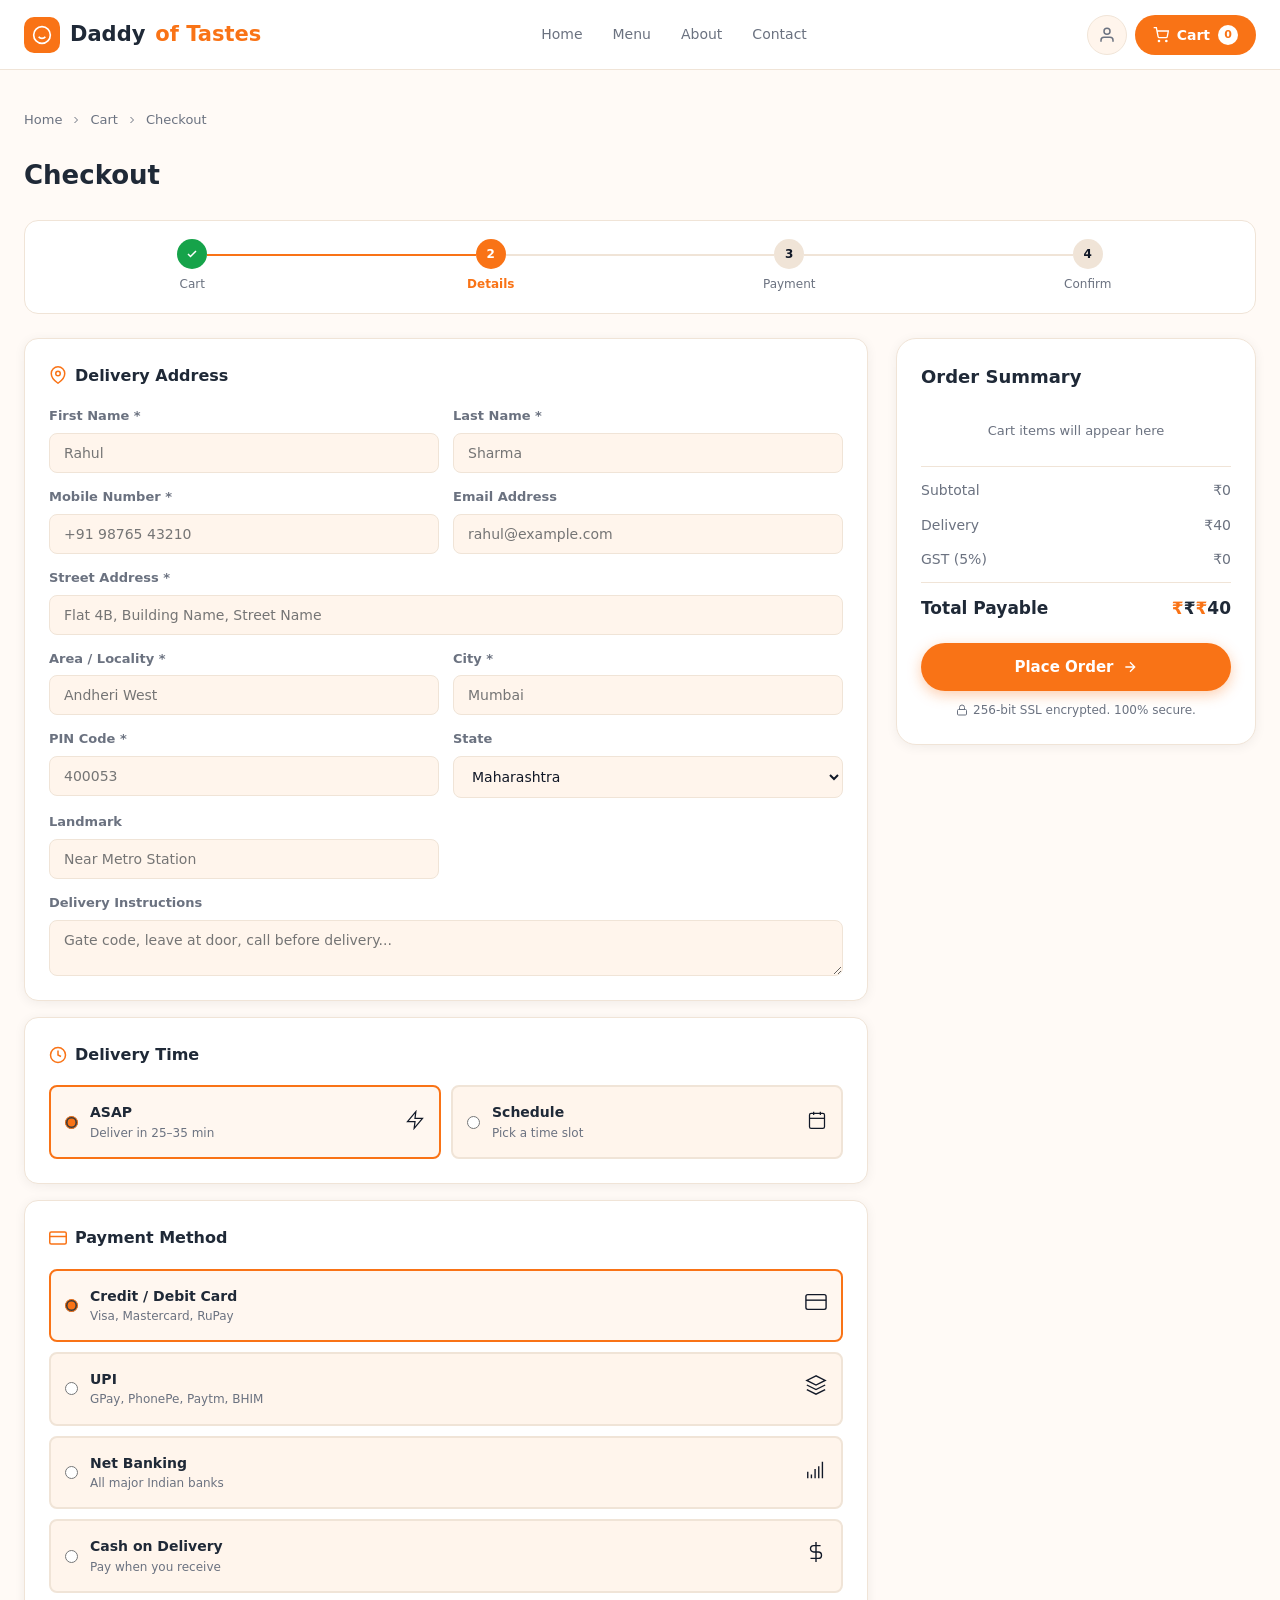
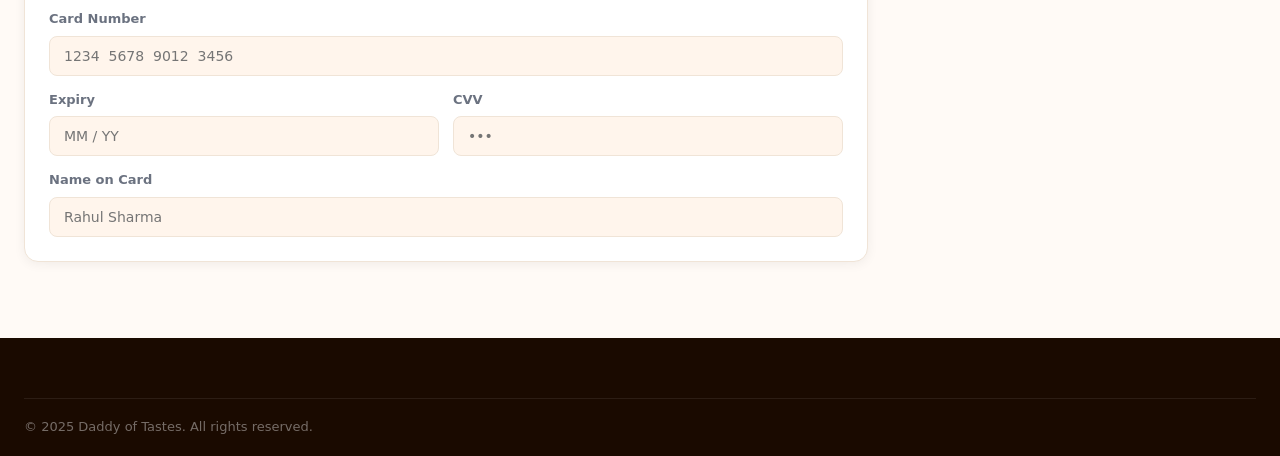
<file: food/checkout.html>
<!DOCTYPE html>
<html lang="en">
<head>
  <meta charset="UTF-8">
  <meta name="viewport" content="width=device-width, initial-scale=1.0">
  <title>Checkout | Daddy of Tastes</title>
  <link rel="stylesheet" href="assets/css/style.css">
</head>
<body>
<nav class="navbar">
  <div class="nav-inner">
    <a href="index.html" class="nav-logo"><div class="logo-icon"><svg width="20" height="20" viewBox="0 0 24 24" fill="none" stroke="#fff" stroke-width="2"><path d="M12 2C6.48 2 2 6.48 2 12s4.48 10 10 10 10-4.48 10-10S17.52 2 12 2z"/><path d="M8 14s1.5 2 4 2 4-2 4-2"/><line x1="9" y1="9" x2="9.01" y2="9"/><line x1="15" y1="9" x2="15.01" y2="9"/></svg></div>Daddy <span>of Tastes</span></a>
    <div class="nav-links"><a href="index.html">Home</a><a href="menu.html">Menu</a><a href="about.html">About</a><a href="contact.html">Contact</a></div>
    <div class="nav-actions">
      <button class="btn-icon"><svg width="18" height="18" viewBox="0 0 24 24" fill="none" stroke="currentColor" stroke-width="2"><path d="M20 21v-2a4 4 0 0 0-4-4H8a4 4 0 0 0-4 4v2"/><circle cx="12" cy="7" r="4"/></svg></button>
      <a href="cart.html"><button class="cart-btn"><svg width="16" height="16" viewBox="0 0 24 24" fill="none" stroke="currentColor" stroke-width="2"><circle cx="9" cy="21" r="1"/><circle cx="20" cy="21" r="1"/><path d="M1 1h4l2.68 13.39a2 2 0 0 0 2 1.61h9.72a2 2 0 0 0 2-1.61L23 6H6"/></svg> Cart <span class="cart-count">0</span></button></a>
    </div>
    <div class="hamburger"><span></span><span></span><span></span></div>
  </div>
</nav>
<div class="mobile-menu"><a href="index.html">Home</a><a href="menu.html">Menu</a><a href="cart.html">Cart</a></div>

<div class="checkout-page">
  <div class="container">
    <div class="breadcrumb" style="margin-bottom:24px">
      <a href="index.html">Home</a><svg width="12" height="12" viewBox="0 0 24 24" fill="none" stroke="currentColor" stroke-width="2"><polyline points="9 18 15 12 9 6"/></svg>
      <a href="cart.html">Cart</a><svg width="12" height="12" viewBox="0 0 24 24" fill="none" stroke="currentColor" stroke-width="2"><polyline points="9 18 15 12 9 6"/></svg>
      <span>Checkout</span>
    </div>
    <h2 style="font-size:26px;font-weight:800;color:var(--text-dark);margin-bottom:24px">Checkout</h2>

    <!-- Steps -->
    <div class="checkout-steps">
      <div class="checkout-step done"><div class="step-circle"><svg width="12" height="12" viewBox="0 0 24 24" fill="none" stroke="currentColor" stroke-width="3"><polyline points="20 6 9 17 4 12"/></svg></div><p>Cart</p></div>
      <div class="checkout-step active"><div class="step-circle">2</div><p>Details</p></div>
      <div class="checkout-step"><div class="step-circle">3</div><p>Payment</p></div>
      <div class="checkout-step"><div class="step-circle">4</div><p>Confirm</p></div>
    </div>

    <div class="checkout-layout">
      <div>
        <!-- Delivery Address -->
        <div class="form-section">
          <h3>
            <svg width="18" height="18" viewBox="0 0 24 24" fill="none" stroke="var(--primary)" stroke-width="2"><path d="M21 10c0 7-9 13-9 13s-9-6-9-13a9 9 0 0 1 18 0z"/><circle cx="12" cy="10" r="3"/></svg>
            Delivery Address
          </h3>
          <div class="form-grid">
            <div class="form-group"><label>First Name *</label><input type="text" placeholder="Rahul"></div>
            <div class="form-group"><label>Last Name *</label><input type="text" placeholder="Sharma"></div>
            <div class="form-group"><label>Mobile Number *</label><input type="tel" placeholder="+91 98765 43210"></div>
            <div class="form-group"><label>Email Address</label><input type="email" placeholder="rahul@example.com"></div>
            <div class="form-group full"><label>Street Address *</label><input type="text" placeholder="Flat 4B, Building Name, Street Name"></div>
            <div class="form-group"><label>Area / Locality *</label><input type="text" placeholder="Andheri West"></div>
            <div class="form-group"><label>City *</label><input type="text" placeholder="Mumbai"></div>
            <div class="form-group"><label>PIN Code *</label><input type="text" placeholder="400053" maxlength="6"></div>
            <div class="form-group">
              <label>State</label>
              <select><option>Maharashtra</option><option>Delhi</option><option>Karnataka</option><option>Tamil Nadu</option><option>Telangana</option><option>Rajasthan</option><option>Uttar Pradesh</option></select>
            </div>
            <div class="form-group"><label>Landmark</label><input type="text" placeholder="Near Metro Station"></div>
            <div class="form-group full"><label>Delivery Instructions</label><textarea rows="2" placeholder="Gate code, leave at door, call before delivery..."></textarea></div>
          </div>
        </div>

        <!-- Delivery Time -->
        <div class="form-section">
          <h3>
            <svg width="18" height="18" viewBox="0 0 24 24" fill="none" stroke="var(--primary)" stroke-width="2"><circle cx="12" cy="12" r="10"/><polyline points="12 6 12 12 16 14"/></svg>
            Delivery Time
          </h3>
          <div style="display:grid;grid-template-columns:1fr 1fr;gap:10px">
            <label class="payment-option selected" style="margin:0;cursor:pointer" onclick="this.closest('.form-section').querySelectorAll('.payment-option').forEach(o=>o.classList.remove('selected'));this.classList.add('selected')">
              <input type="radio" name="dtime" checked>
              <div class="payment-option-info"><h4>ASAP</h4><p>Deliver in 25–35 min</p></div>
              <span class="payment-icon"><svg width="20" height="20" viewBox="0 0 24 24" fill="none" stroke="currentColor" stroke-width="1.5"><path d="M13 2L3 14h9l-1 8 10-12h-9l1-8z"/></svg></span>
            </label>
            <label class="payment-option" style="margin:0;cursor:pointer" onclick="this.closest('.form-section').querySelectorAll('.payment-option').forEach(o=>o.classList.remove('selected'));this.classList.add('selected')">
              <input type="radio" name="dtime">
              <div class="payment-option-info"><h4>Schedule</h4><p>Pick a time slot</p></div>
              <span class="payment-icon"><svg width="20" height="20" viewBox="0 0 24 24" fill="none" stroke="currentColor" stroke-width="1.5"><rect x="3" y="4" width="18" height="18" rx="2"/><line x1="16" y1="2" x2="16" y2="6"/><line x1="8" y1="2" x2="8" y2="6"/><line x1="3" y1="10" x2="21" y2="10"/></svg></span>
            </label>
          </div>
        </div>

        <!-- Payment -->
        <div class="form-section">
          <h3>
            <svg width="18" height="18" viewBox="0 0 24 24" fill="none" stroke="var(--primary)" stroke-width="2"><rect x="1" y="4" width="22" height="16" rx="2"/><line x1="1" y1="10" x2="23" y2="10"/></svg>
            Payment Method
          </h3>
          <div class="payment-option selected" onclick="selectPay(this)" style="cursor:pointer">
            <input type="radio" name="pay" checked>
            <div class="payment-option-info"><h4>Credit / Debit Card</h4><p>Visa, Mastercard, RuPay</p></div>
            <span class="payment-icon"><svg width="22" height="22" viewBox="0 0 24 24" fill="none" stroke="currentColor" stroke-width="1.5"><rect x="1" y="4" width="22" height="16" rx="2"/><line x1="1" y1="10" x2="23" y2="10"/></svg></span>
          </div>
          <div class="payment-option" onclick="selectPay(this)" style="cursor:pointer">
            <input type="radio" name="pay">
            <div class="payment-option-info"><h4>UPI</h4><p>GPay, PhonePe, Paytm, BHIM</p></div>
            <span class="payment-icon"><svg width="22" height="22" viewBox="0 0 24 24" fill="none" stroke="currentColor" stroke-width="1.5"><path d="M12 2L2 7l10 5 10-5-10-5z"/><path d="M2 17l10 5 10-5M2 12l10 5 10-5"/></svg></span>
          </div>
          <div class="payment-option" onclick="selectPay(this)" style="cursor:pointer">
            <input type="radio" name="pay">
            <div class="payment-option-info"><h4>Net Banking</h4><p>All major Indian banks</p></div>
            <span class="payment-icon"><svg width="22" height="22" viewBox="0 0 24 24" fill="none" stroke="currentColor" stroke-width="1.5"><path d="M3 22v-7m4 7v-4m4 4V12m4 10V9m4 13V4"/></svg></span>
          </div>
          <div class="payment-option" onclick="selectPay(this)" style="cursor:pointer">
            <input type="radio" name="pay">
            <div class="payment-option-info"><h4>Cash on Delivery</h4><p>Pay when you receive</p></div>
            <span class="payment-icon"><svg width="22" height="22" viewBox="0 0 24 24" fill="none" stroke="currentColor" stroke-width="1.5"><path d="M12 1v22M17 5H9.5a3.5 3.5 0 0 0 0 7h5a3.5 3.5 0 0 1 0 7H6"/></svg></span>
          </div>

          <!-- Card fields -->
          <div id="card-fields" style="margin-top:16px">
            <div class="form-grid">
              <div class="form-group full"><label>Card Number</label><input type="text" placeholder="1234  5678  9012  3456" maxlength="19"></div>
              <div class="form-group"><label>Expiry</label><input type="text" placeholder="MM / YY" maxlength="7"></div>
              <div class="form-group"><label>CVV</label><input type="text" placeholder="•••" maxlength="3"></div>
              <div class="form-group full"><label>Name on Card</label><input type="text" placeholder="Rahul Sharma"></div>
            </div>
          </div>
        </div>
      </div>

      <!-- Summary -->
      <div>
        <div class="cart-summary">
          <h3>Order Summary</h3>
          <div id="checkout-items" style="display:flex;flex-direction:column;gap:8px;margin-bottom:14px">
            <p style="font-size:13px;color:var(--text-muted);text-align:center;padding:10px 0">Cart items will appear here</p>
          </div>
          <div class="divider" style="margin-bottom:12px"></div>
          <div class="summary-row"><span>Subtotal</span><span>₹<span id="subtotal">0</span></span></div>
          <div class="summary-row"><span>Delivery</span><span>₹<span id="delivery">40</span></span></div>
          <div class="summary-row"><span>GST (5%)</span><span>₹<span id="tax">0</span></span></div>
          <div class="summary-row total"><span>Total Payable</span><span>₹<span id="total">0</span></span></div>
          <a href="order-success.html">
            <button class="btn btn-primary" style="width:100%;justify-content:center;font-size:15px;padding:15px;margin-top:8px" onclick="localStorage.removeItem('dot_cart')">
              Place Order
              <svg width="16" height="16" viewBox="0 0 24 24" fill="none" stroke="currentColor" stroke-width="2"><path d="M5 12h14M12 5l7 7-7 7"/></svg>
            </button>
          </a>
          <div style="text-align:center;margin-top:10px;font-size:12px;color:var(--text-muted);display:flex;align-items:center;justify-content:center;gap:5px">
            <svg width="12" height="12" viewBox="0 0 24 24" fill="none" stroke="currentColor" stroke-width="2"><rect x="3" y="11" width="18" height="11" rx="2"/><path d="M7 11V7a5 5 0 0 1 10 0v4"/></svg>
            256-bit SSL encrypted. 100% secure.
          </div>
        </div>
      </div>
    </div>
  </div>
</div>

<footer><div class="container"><div class="footer-bottom"><p>© 2025 Daddy of Tastes. All rights reserved.</p></div></div></footer>

<script src="assets/js/products.js"></script>
<script src="assets/js/main.js"></script>
<script>
function selectPay(el) {
  document.querySelectorAll('.payment-option').forEach(o => o.classList.remove('selected'));
  el.classList.add('selected');
  el.querySelector('input').checked = true;
  const cf = document.getElementById('card-fields');
  if (cf) cf.style.display = el.querySelector('h4').textContent.includes('Card') ? '' : 'none';
}
document.addEventListener('DOMContentLoaded', () => {
  const cart = JSON.parse(localStorage.getItem('dot_cart') || '[]');
  const wrap = document.getElementById('checkout-items');
  if (cart.length) {
    wrap.innerHTML = cart.map(i => `
      <div style="display:flex;align-items:center;gap:8px">
        <img src="${i.img}" style="width:42px;height:42px;border-radius:8px;object-fit:cover;border:1px solid var(--border)" onerror="this.src='https://images.unsplash.com/photo-1585937421612-70a008356fbe?w=50'">
        <div style="flex:1;font-size:13px;font-weight:600;color:var(--text-dark)">${i.name} × ${i.qty}</div>
        <span style="font-size:13px;font-weight:700;color:var(--primary)">₹${(i.price*i.qty).toFixed(0)}</span>
      </div>`).join('');
  }
  const sub = cart.reduce((s,i) => s+i.price*i.qty, 0);
  const del = sub >= 499 ? 0 : 40;
  const tax = Math.round(sub*0.05);
  document.getElementById('subtotal').textContent = sub.toFixed(0);
  document.getElementById('delivery').textContent = del === 0 ? 'FREE' : del;
  document.getElementById('tax').textContent = tax;
  document.getElementById('total').textContent = (sub+del+tax).toFixed(0);
});
</script>
</body>
</html>
</file>
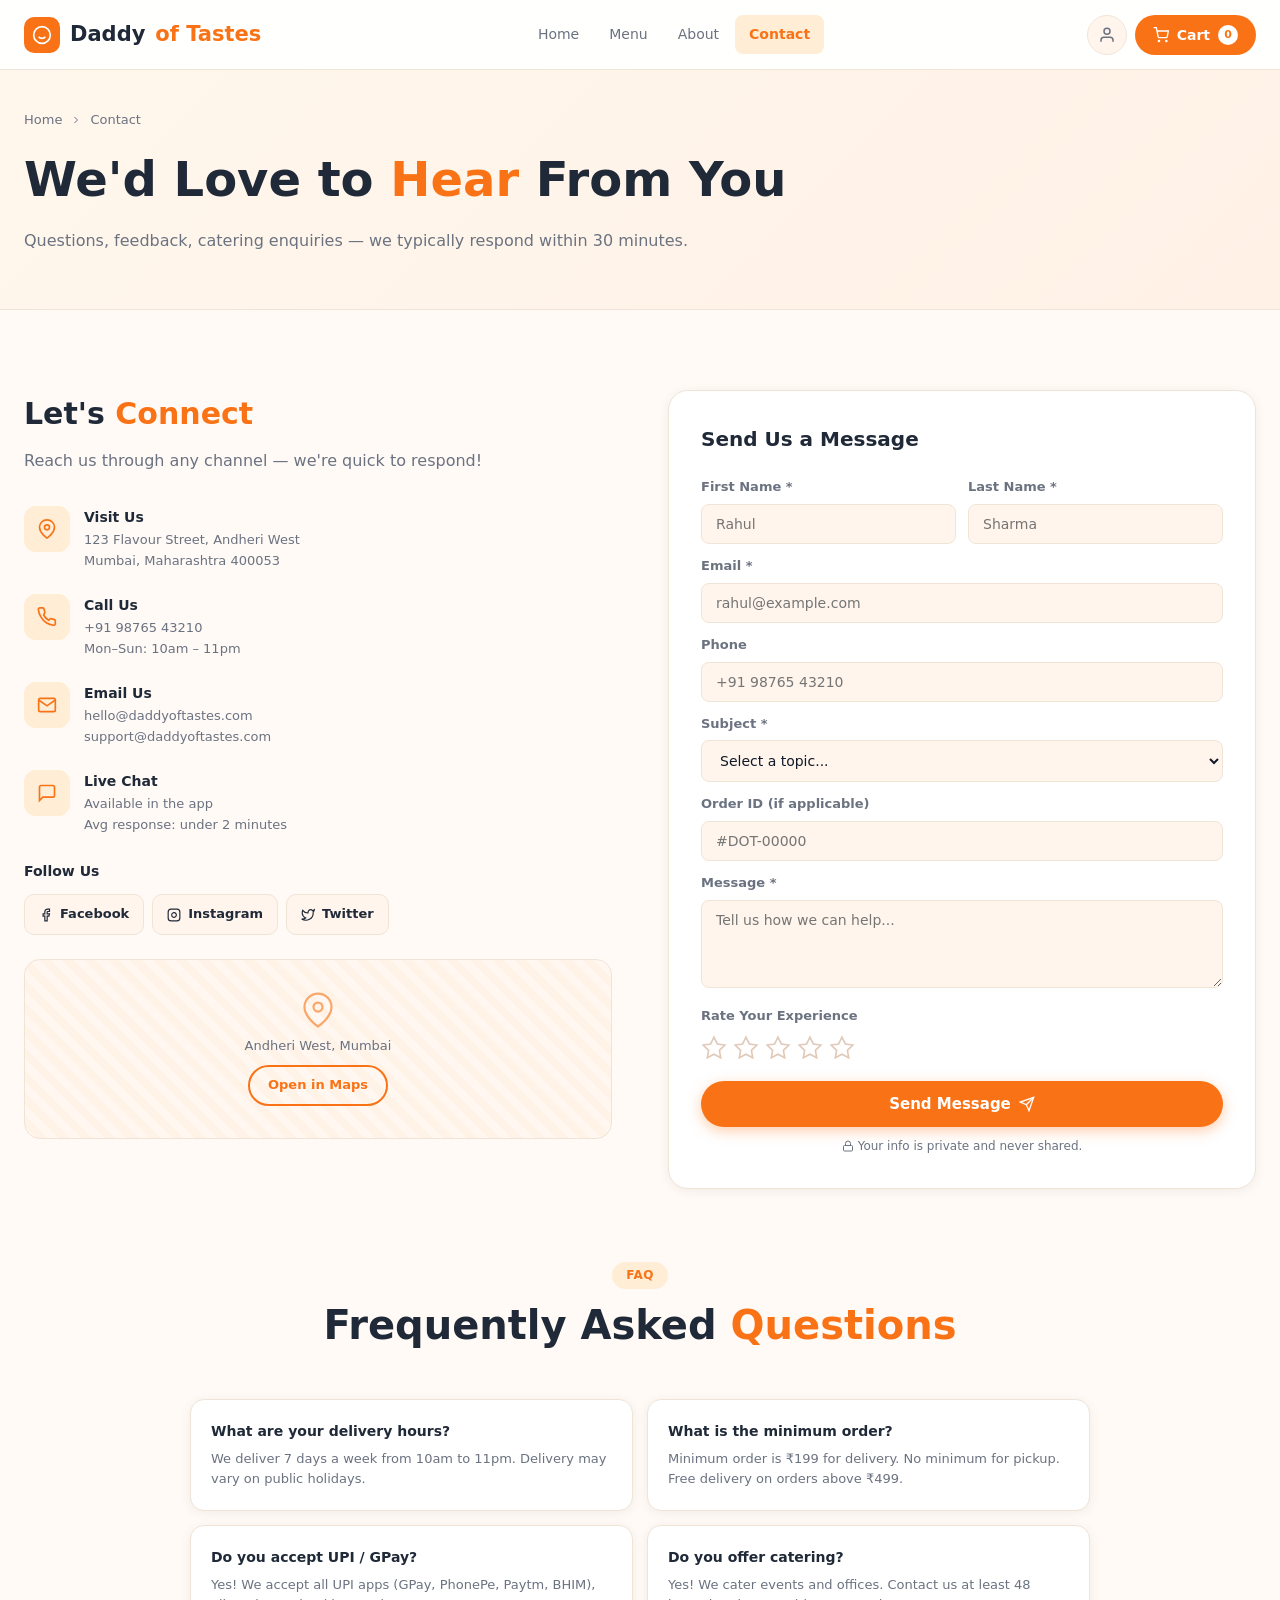
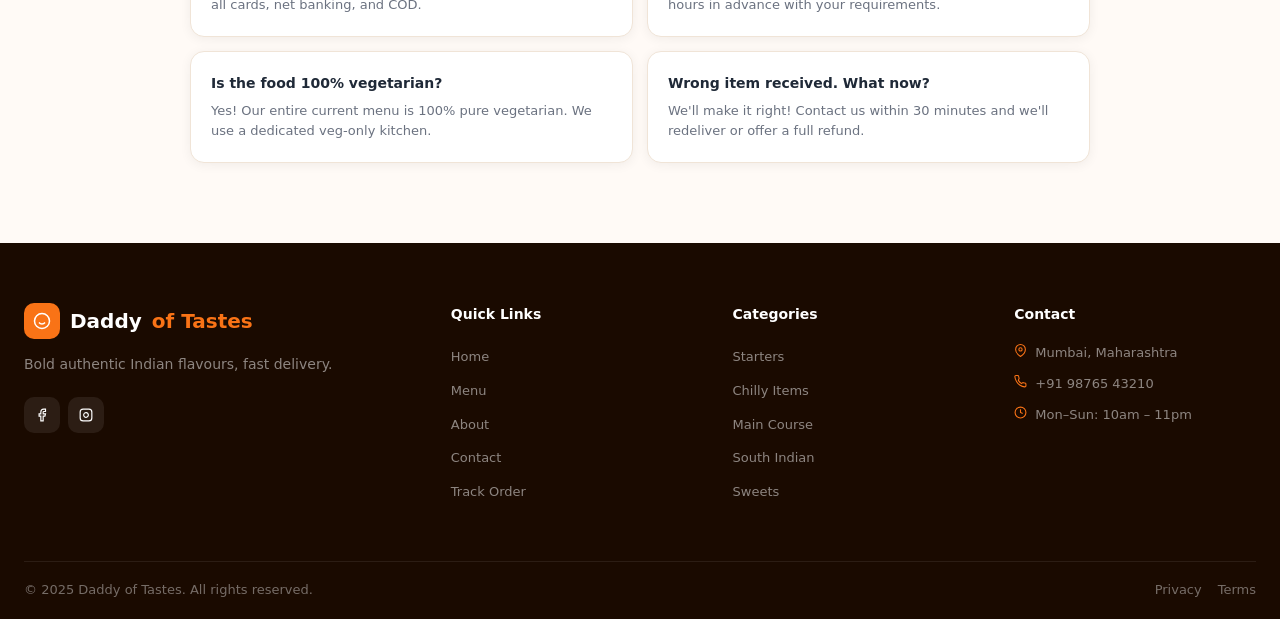
<file: food/contact.html>
<!DOCTYPE html>
<html lang="en">
<head>
  <meta charset="UTF-8">
  <meta name="viewport" content="width=device-width, initial-scale=1.0">
  <title>Contact Us | Daddy of Tastes</title>
  <link rel="stylesheet" href="assets/css/style.css">
</head>
<body>
<nav class="navbar">
  <div class="nav-inner">
    <a href="index.html" class="nav-logo"><div class="logo-icon"><svg width="20" height="20" viewBox="0 0 24 24" fill="none" stroke="#fff" stroke-width="2"><path d="M12 2C6.48 2 2 6.48 2 12s4.48 10 10 10 10-4.48 10-10S17.52 2 12 2z"/><path d="M8 14s1.5 2 4 2 4-2 4-2"/><line x1="9" y1="9" x2="9.01" y2="9"/><line x1="15" y1="9" x2="15.01" y2="9"/></svg></div>Daddy <span>of Tastes</span></a>
    <div class="nav-links"><a href="index.html">Home</a><a href="menu.html">Menu</a><a href="about.html">About</a><a href="contact.html" class="active">Contact</a></div>
    <div class="nav-actions">
      <button class="btn-icon"><svg width="18" height="18" viewBox="0 0 24 24" fill="none" stroke="currentColor" stroke-width="2"><path d="M20 21v-2a4 4 0 0 0-4-4H8a4 4 0 0 0-4 4v2"/><circle cx="12" cy="7" r="4"/></svg></button>
      <a href="cart.html"><button class="cart-btn"><svg width="16" height="16" viewBox="0 0 24 24" fill="none" stroke="currentColor" stroke-width="2"><circle cx="9" cy="21" r="1"/><circle cx="20" cy="21" r="1"/><path d="M1 1h4l2.68 13.39a2 2 0 0 0 2 1.61h9.72a2 2 0 0 0 2-1.61L23 6H6"/></svg> Cart <span class="cart-count">0</span></button></a>
    </div>
    <div class="hamburger"><span></span><span></span><span></span></div>
  </div>
</nav>
<div class="mobile-menu"><a href="index.html">Home</a><a href="menu.html">Menu</a><a href="about.html">About</a><a href="contact.html">Contact</a><a href="cart.html">Cart</a></div>

<div class="page-hero">
  <div class="container">
    <div class="breadcrumb"><a href="index.html">Home</a><svg width="12" height="12" viewBox="0 0 24 24" fill="none" stroke="currentColor" stroke-width="2"><polyline points="9 18 15 12 9 6"/></svg><span>Contact</span></div>
    <h1>We'd Love to <span>Hear</span> From You</h1>
    <p>Questions, feedback, catering enquiries — we typically respond within 30 minutes.</p>
  </div>
</div>

<section class="section">
  <div class="container">
    <div class="contact-layout">
      <!-- Info -->
      <div>
        <h2 style="font-size:30px;font-weight:800;color:var(--text-dark);margin-bottom:10px">Let's <span style="color:var(--primary)">Connect</span></h2>
        <p style="color:var(--text-muted);margin-bottom:32px">Reach us through any channel — we're quick to respond!</p>

        <div class="contact-detail">
          <div class="contact-detail-icon"><svg width="20" height="20" viewBox="0 0 24 24" fill="none" stroke="var(--primary)" stroke-width="2"><path d="M21 10c0 7-9 13-9 13s-9-6-9-13a9 9 0 0 1 18 0z"/><circle cx="12" cy="10" r="3"/></svg></div>
          <div><h4>Visit Us</h4><p>123 Flavour Street, Andheri West<br>Mumbai, Maharashtra 400053</p></div>
        </div>
        <div class="contact-detail">
          <div class="contact-detail-icon"><svg width="20" height="20" viewBox="0 0 24 24" fill="none" stroke="var(--primary)" stroke-width="2"><path d="M22 16.92v3a2 2 0 0 1-2.18 2 19.79 19.79 0 0 1-8.63-3.07A19.5 19.5 0 0 1 4.69 11.9a19.79 19.79 0 0 1-3.07-8.67A2 2 0 0 1 3.6 1h3a2 2 0 0 1 2 1.72 12.84 12.84 0 0 0 .7 2.81 2 2 0 0 1-.45 2.11L8.09 9.91a16 16 0 0 0 6 6l1.27-1.27a2 2 0 0 1 2.11-.45 12.84 12.84 0 0 0 2.81.7A2 2 0 0 1 22 16.92z"/></svg></div>
          <div><h4>Call Us</h4><p>+91 98765 43210<br>Mon–Sun: 10am – 11pm</p></div>
        </div>
        <div class="contact-detail">
          <div class="contact-detail-icon"><svg width="20" height="20" viewBox="0 0 24 24" fill="none" stroke="var(--primary)" stroke-width="2"><path d="M4 4h16c1.1 0 2 .9 2 2v12c0 1.1-.9 2-2 2H4c-1.1 0-2-.9-2-2V6c0-1.1.9-2 2-2z"/><polyline points="22,6 12,13 2,6"/></svg></div>
          <div><h4>Email Us</h4><p>hello@daddyoftastes.com<br>support@daddyoftastes.com</p></div>
        </div>
        <div class="contact-detail">
          <div class="contact-detail-icon"><svg width="20" height="20" viewBox="0 0 24 24" fill="none" stroke="var(--primary)" stroke-width="2"><path d="M21 15a2 2 0 0 1-2 2H7l-4 4V5a2 2 0 0 1 2-2h14a2 2 0 0 1 2 2z"/></svg></div>
          <div><h4>Live Chat</h4><p>Available in the app<br>Avg response: under 2 minutes</p></div>
        </div>

        <!-- Social -->
        <h4 style="font-weight:700;font-size:14px;color:var(--text-dark);margin:24px 0 12px">Follow Us</h4>
        <div style="display:flex;gap:8px;flex-wrap:wrap">
          <a style="display:flex;align-items:center;gap:7px;background:var(--bg-section);border:1.5px solid var(--border);padding:9px 14px;border-radius:10px;font-size:13px;font-weight:600;color:var(--text-dark);transition:var(--transition)">
            <svg width="14" height="14" viewBox="0 0 24 24" fill="none" stroke="currentColor" stroke-width="2"><path d="M18 2h-3a5 5 0 0 0-5 5v3H7v4h3v8h4v-8h3l1-4h-4V7a1 1 0 0 1 1-1h3z"/></svg>Facebook
          </a>
          <a style="display:flex;align-items:center;gap:7px;background:var(--bg-section);border:1.5px solid var(--border);padding:9px 14px;border-radius:10px;font-size:13px;font-weight:600;color:var(--text-dark)">
            <svg width="14" height="14" viewBox="0 0 24 24" fill="none" stroke="currentColor" stroke-width="2"><rect x="2" y="2" width="20" height="20" rx="5"/><path d="M16 11.37A4 4 0 1 1 12.63 8 4 4 0 0 1 16 11.37z"/></svg>Instagram
          </a>
          <a style="display:flex;align-items:center;gap:7px;background:var(--bg-section);border:1.5px solid var(--border);padding:9px 14px;border-radius:10px;font-size:13px;font-weight:600;color:var(--text-dark)">
            <svg width="14" height="14" viewBox="0 0 24 24" fill="none" stroke="currentColor" stroke-width="2"><path d="M23 3a10.9 10.9 0 0 1-3.14 1.53 4.48 4.48 0 0 0-7.86 3v1A10.66 10.66 0 0 1 3 4s-4 9 5 13a11.64 11.64 0 0 1-7 2c9 5 20 0 20-11.5a4.5 4.5 0 0 0-.08-.83A7.72 7.72 0 0 0 23 3z"/></svg>Twitter
          </a>
        </div>

        <!-- Map placeholder -->
        <div style="background:var(--bg-section);border:1.5px solid var(--border);border-radius:16px;height:180px;margin-top:24px;display:flex;align-items:center;justify-content:center;flex-direction:column;gap:8px;background:repeating-linear-gradient(45deg,#fff7f0,#fff7f0 8px,#fff3e8 8px,#fff3e8 16px)">
          <svg width="36" height="36" viewBox="0 0 24 24" fill="none" stroke="var(--primary)" stroke-width="1.5" opacity="0.6"><path d="M21 10c0 7-9 13-9 13s-9-6-9-13a9 9 0 0 1 18 0z"/><circle cx="12" cy="10" r="3"/></svg>
          <p style="font-size:13px;color:var(--text-muted)">Andheri West, Mumbai</p>
          <a href="#" class="btn btn-outline btn-sm">Open in Maps</a>
        </div>
      </div>

      <!-- Form -->
      <div class="contact-form">
        <h3 style="font-size:20px;font-weight:800;color:var(--text-dark);margin-bottom:22px">Send Us a Message</h3>
        <div style="display:grid;grid-template-columns:1fr 1fr;gap:12px;margin-bottom:12px">
          <div class="form-group"><label>First Name *</label><input type="text" placeholder="Rahul"></div>
          <div class="form-group"><label>Last Name *</label><input type="text" placeholder="Sharma"></div>
        </div>
        <div class="form-group" style="margin-bottom:12px"><label>Email *</label><input type="email" placeholder="rahul@example.com"></div>
        <div class="form-group" style="margin-bottom:12px"><label>Phone</label><input type="tel" placeholder="+91 98765 43210"></div>
        <div class="form-group" style="margin-bottom:12px">
          <label>Subject *</label>
          <select><option value="">Select a topic...</option><option>Order Issue</option><option>Wrong Item</option><option>Delivery Problem</option><option>Catering Enquiry</option><option>Feedback</option><option>Partnership</option><option>Other</option></select>
        </div>
        <div class="form-group" style="margin-bottom:12px"><label>Order ID (if applicable)</label><input type="text" placeholder="#DOT-00000"></div>
        <div class="form-group" style="margin-bottom:18px"><label>Message *</label><textarea rows="4" placeholder="Tell us how we can help..."></textarea></div>

        <!-- Star rating -->
        <div style="margin-bottom:20px">
          <label style="font-size:13px;font-weight:600;color:var(--text-muted);display:block;margin-bottom:8px">Rate Your Experience</label>
          <div id="stars" style="display:flex;gap:6px">
            <svg width="26" height="26" viewBox="0 0 24 24" fill="none" stroke="var(--border-dark)" stroke-width="1.5" style="cursor:pointer" onclick="rateStar(1)" onmouseover="hoverS(1)" onmouseout="resetS()"><polygon points="12 2 15.09 8.26 22 9.27 17 14.14 18.18 21.02 12 17.77 5.82 21.02 7 14.14 2 9.27 8.91 8.26 12 2"/></svg>
            <svg width="26" height="26" viewBox="0 0 24 24" fill="none" stroke="var(--border-dark)" stroke-width="1.5" style="cursor:pointer" onclick="rateStar(2)" onmouseover="hoverS(2)" onmouseout="resetS()"><polygon points="12 2 15.09 8.26 22 9.27 17 14.14 18.18 21.02 12 17.77 5.82 21.02 7 14.14 2 9.27 8.91 8.26 12 2"/></svg>
            <svg width="26" height="26" viewBox="0 0 24 24" fill="none" stroke="var(--border-dark)" stroke-width="1.5" style="cursor:pointer" onclick="rateStar(3)" onmouseover="hoverS(3)" onmouseout="resetS()"><polygon points="12 2 15.09 8.26 22 9.27 17 14.14 18.18 21.02 12 17.77 5.82 21.02 7 14.14 2 9.27 8.91 8.26 12 2"/></svg>
            <svg width="26" height="26" viewBox="0 0 24 24" fill="none" stroke="var(--border-dark)" stroke-width="1.5" style="cursor:pointer" onclick="rateStar(4)" onmouseover="hoverS(4)" onmouseout="resetS()"><polygon points="12 2 15.09 8.26 22 9.27 17 14.14 18.18 21.02 12 17.77 5.82 21.02 7 14.14 2 9.27 8.91 8.26 12 2"/></svg>
            <svg width="26" height="26" viewBox="0 0 24 24" fill="none" stroke="var(--border-dark)" stroke-width="1.5" style="cursor:pointer" onclick="rateStar(5)" onmouseover="hoverS(5)" onmouseout="resetS()"><polygon points="12 2 15.09 8.26 22 9.27 17 14.14 18.18 21.02 12 17.77 5.82 21.02 7 14.14 2 9.27 8.91 8.26 12 2"/></svg>
          </div>
        </div>

        <button class="btn btn-primary" style="width:100%;justify-content:center;padding:14px" onclick="showToast('Sent!','We\\'ll reply within 30 minutes')">
          Send Message
          <svg width="16" height="16" viewBox="0 0 24 24" fill="none" stroke="currentColor" stroke-width="2"><line x1="22" y1="2" x2="11" y2="13"/><polygon points="22 2 15 22 11 13 2 9 22 2"/></svg>
        </button>
        <p style="font-size:12px;color:var(--text-muted);margin-top:10px;text-align:center;display:flex;align-items:center;justify-content:center;gap:4px">
          <svg width="12" height="12" viewBox="0 0 24 24" fill="none" stroke="currentColor" stroke-width="2"><rect x="3" y="11" width="18" height="11" rx="2"/><path d="M7 11V7a5 5 0 0 1 10 0v4"/></svg>
          Your info is private and never shared.
        </p>
      </div>
    </div>

    <!-- FAQ -->
    <div style="margin-top:72px">
      <div class="section-header"><span class="tag">FAQ</span><h2>Frequently Asked <span>Questions</span></h2></div>
      <div style="display:grid;grid-template-columns:1fr 1fr;gap:14px;max-width:900px;margin:0 auto">
        <div style="background:var(--bg-white);border:1.5px solid var(--border);border-radius:var(--radius);padding:20px;box-shadow:var(--shadow-card)"><h4 style="font-size:14px;font-weight:700;color:var(--text-dark);margin-bottom:6px">What are your delivery hours?</h4><p style="font-size:13px;color:var(--text-muted)">We deliver 7 days a week from 10am to 11pm. Delivery may vary on public holidays.</p></div>
        <div style="background:var(--bg-white);border:1.5px solid var(--border);border-radius:var(--radius);padding:20px;box-shadow:var(--shadow-card)"><h4 style="font-size:14px;font-weight:700;color:var(--text-dark);margin-bottom:6px">What is the minimum order?</h4><p style="font-size:13px;color:var(--text-muted)">Minimum order is ₹199 for delivery. No minimum for pickup. Free delivery on orders above ₹499.</p></div>
        <div style="background:var(--bg-white);border:1.5px solid var(--border);border-radius:var(--radius);padding:20px;box-shadow:var(--shadow-card)"><h4 style="font-size:14px;font-weight:700;color:var(--text-dark);margin-bottom:6px">Do you accept UPI / GPay?</h4><p style="font-size:13px;color:var(--text-muted)">Yes! We accept all UPI apps (GPay, PhonePe, Paytm, BHIM), all cards, net banking, and COD.</p></div>
        <div style="background:var(--bg-white);border:1.5px solid var(--border);border-radius:var(--radius);padding:20px;box-shadow:var(--shadow-card)"><h4 style="font-size:14px;font-weight:700;color:var(--text-dark);margin-bottom:6px">Do you offer catering?</h4><p style="font-size:13px;color:var(--text-muted)">Yes! We cater events and offices. Contact us at least 48 hours in advance with your requirements.</p></div>
        <div style="background:var(--bg-white);border:1.5px solid var(--border);border-radius:var(--radius);padding:20px;box-shadow:var(--shadow-card)"><h4 style="font-size:14px;font-weight:700;color:var(--text-dark);margin-bottom:6px">Is the food 100% vegetarian?</h4><p style="font-size:13px;color:var(--text-muted)">Yes! Our entire current menu is 100% pure vegetarian. We use a dedicated veg-only kitchen.</p></div>
        <div style="background:var(--bg-white);border:1.5px solid var(--border);border-radius:var(--radius);padding:20px;box-shadow:var(--shadow-card)"><h4 style="font-size:14px;font-weight:700;color:var(--text-dark);margin-bottom:6px">Wrong item received. What now?</h4><p style="font-size:13px;color:var(--text-muted)">We'll make it right! Contact us within 30 minutes and we'll redeliver or offer a full refund.</p></div>
      </div>
    </div>
  </div>
</section>

<!-- FOOTER -->
<footer>
  <div class="container">
    <div class="footer-grid">
      <div class="footer-brand"><div class="footer-logo"><div class="logo-icon"><svg width="18" height="18" viewBox="0 0 24 24" fill="none" stroke="#fff" stroke-width="2"><path d="M12 2C6.48 2 2 6.48 2 12s4.48 10 10 10 10-4.48 10-10S17.52 2 12 2z"/><path d="M8 14s1.5 2 4 2 4-2 4-2"/><line x1="9" y1="9" x2="9.01" y2="9"/><line x1="15" y1="9" x2="15.01" y2="9"/></svg></div>Daddy <span>of Tastes</span></div><p>Bold authentic Indian flavours, fast delivery.</p><div class="social-links"><a class="social-link"><svg width="14" height="14" viewBox="0 0 24 24" fill="none" stroke="currentColor" stroke-width="2"><path d="M18 2h-3a5 5 0 0 0-5 5v3H7v4h3v8h4v-8h3l1-4h-4V7a1 1 0 0 1 1-1h3z"/></svg></a><a class="social-link"><svg width="14" height="14" viewBox="0 0 24 24" fill="none" stroke="currentColor" stroke-width="2"><rect x="2" y="2" width="20" height="20" rx="5"/><path d="M16 11.37A4 4 0 1 1 12.63 8 4 4 0 0 1 16 11.37z"/><line x1="17.5" y1="6.5" x2="17.51" y2="6.5"/></svg></a></div></div>
      <div class="footer-col"><h4>Quick Links</h4><ul><li><a href="index.html">Home</a></li><li><a href="menu.html">Menu</a></li><li><a href="about.html">About</a></li><li><a href="contact.html">Contact</a></li><li><a href="tracking.html">Track Order</a></li></ul></div>
      <div class="footer-col"><h4>Categories</h4><ul><li><a href="menu.html">Starters</a></li><li><a href="menu.html">Chilly Items</a></li><li><a href="menu.html">Main Course</a></li><li><a href="menu.html">South Indian</a></li><li><a href="menu.html">Sweets</a></li></ul></div>
      <div class="footer-col"><h4>Contact</h4><ul class="footer-contact"><li><span><svg width="13" height="13" viewBox="0 0 24 24" fill="none" stroke="var(--primary)" stroke-width="2"><path d="M21 10c0 7-9 13-9 13s-9-6-9-13a9 9 0 0 1 18 0z"/><circle cx="12" cy="10" r="3"/></svg></span><span>Mumbai, Maharashtra</span></li><li><span><svg width="13" height="13" viewBox="0 0 24 24" fill="none" stroke="var(--primary)" stroke-width="2"><path d="M22 16.92v3a2 2 0 0 1-2.18 2 19.79 19.79 0 0 1-8.63-3.07A19.5 19.5 0 0 1 4.69 11.9a19.79 19.79 0 0 1-3.07-8.67A2 2 0 0 1 3.6 1h3a2 2 0 0 1 2 1.72 12.84 12.84 0 0 0 .7 2.81 2 2 0 0 1-.45 2.11L8.09 9.91a16 16 0 0 0 6 6l1.27-1.27a2 2 0 0 1 2.11-.45 12.84 12.84 0 0 0 2.81.7A2 2 0 0 1 22 16.92z"/></svg></span><span>+91 98765 43210</span></li><li><span><svg width="13" height="13" viewBox="0 0 24 24" fill="none" stroke="var(--primary)" stroke-width="2"><circle cx="12" cy="12" r="10"/><polyline points="12 6 12 12 16 14"/></svg></span><span>Mon–Sun: 10am – 11pm</span></li></ul></div>
    </div>
  </div>
  <div class="container"><div class="footer-bottom"><p>© 2025 Daddy of Tastes. All rights reserved.</p><div style="display:flex;gap:16px"><a href="#">Privacy</a><a href="#">Terms</a></div></div></div>
</footer>

<script src="assets/js/main.js"></script>
<script>
let selectedStar = 0;
function hoverS(n) {
  document.querySelectorAll('#stars svg').forEach((s,i) => {
    s.setAttribute('fill', i < n ? '#FBBF24' : 'none');
    s.setAttribute('stroke', i < n ? '#FBBF24' : 'var(--border-dark)');
  });
}
function resetS() { hoverS(selectedStar); }
function rateStar(n) { selectedStar = n; resetS(); }
</script>
</body>
</html>
</file>
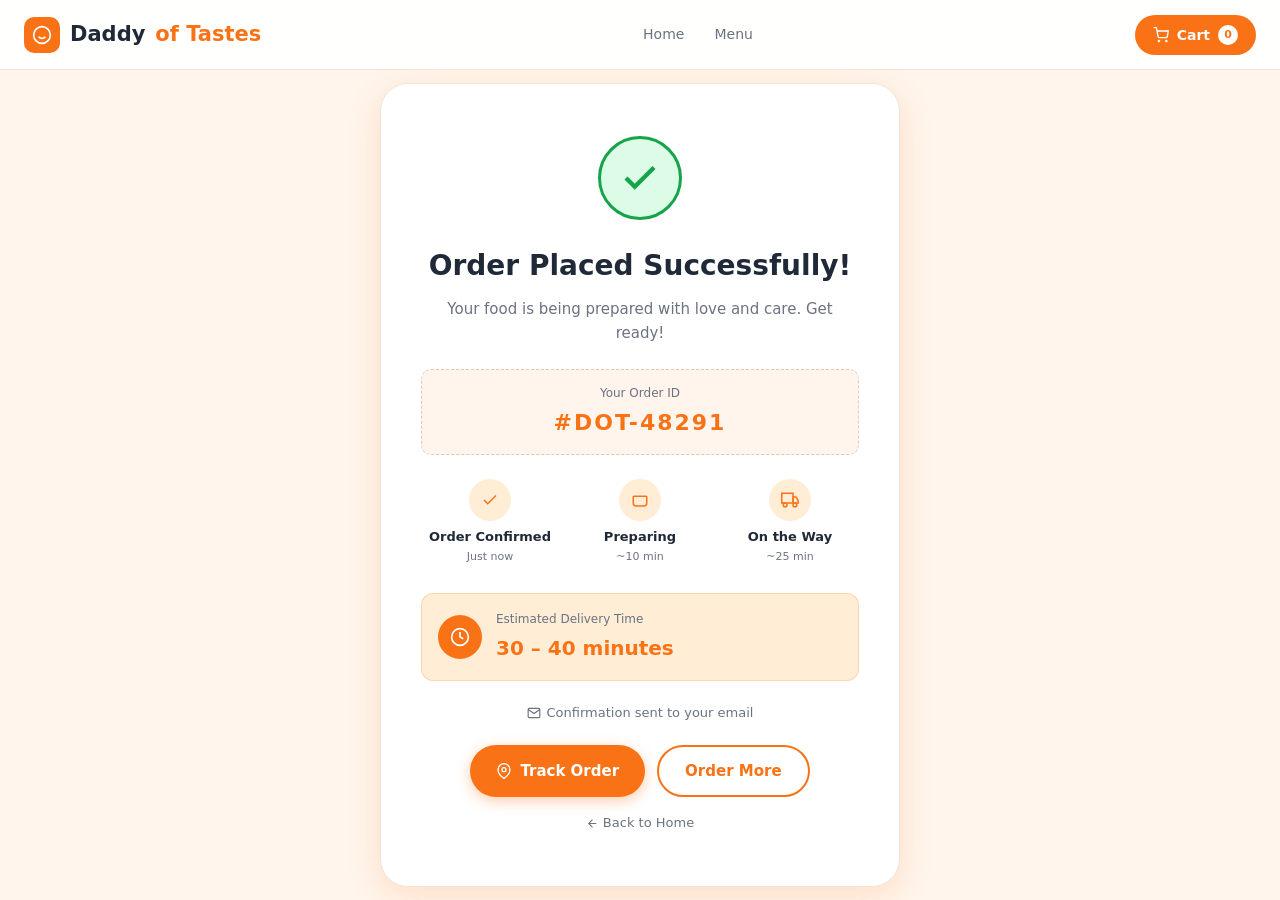
<file: food/order-success.html>
<!DOCTYPE html>
<html lang="en">
<head>
  <meta charset="UTF-8">
  <meta name="viewport" content="width=device-width, initial-scale=1.0">
  <title>Order Placed | Daddy of Tastes</title>
  <link rel="stylesheet" href="assets/css/style.css">
</head>
<body style="background:var(--bg-section)">
<nav class="navbar">
  <div class="nav-inner">
    <a href="index.html" class="nav-logo"><div class="logo-icon"><svg width="20" height="20" viewBox="0 0 24 24" fill="none" stroke="#fff" stroke-width="2"><path d="M12 2C6.48 2 2 6.48 2 12s4.48 10 10 10 10-4.48 10-10S17.52 2 12 2z"/><path d="M8 14s1.5 2 4 2 4-2 4-2"/><line x1="9" y1="9" x2="9.01" y2="9"/><line x1="15" y1="9" x2="15.01" y2="9"/></svg></div>Daddy <span>of Tastes</span></a>
    <div class="nav-links"><a href="index.html">Home</a><a href="menu.html">Menu</a></div>
    <div class="nav-actions"><a href="cart.html"><button class="cart-btn"><svg width="16" height="16" viewBox="0 0 24 24" fill="none" stroke="currentColor" stroke-width="2"><circle cx="9" cy="21" r="1"/><circle cx="20" cy="21" r="1"/><path d="M1 1h4l2.68 13.39a2 2 0 0 0 2 1.61h9.72a2 2 0 0 0 2-1.61L23 6H6"/></svg> Cart <span class="cart-count">0</span></button></a></div>
  </div>
</nav>

<div class="success-page">
  <div class="container">
    <div class="success-card">
      <div class="success-icon">
        <svg width="42" height="42" viewBox="0 0 24 24" fill="none" stroke="var(--green)" stroke-width="2.5"><polyline points="20 6 9 17 4 12"/></svg>
      </div>
      <h2>Order Placed Successfully!</h2>
      <p style="color:var(--text-muted);margin-bottom:24px;font-size:15px">Your food is being prepared with love and care. Get ready!</p>

      <div class="order-id-box">
        <p>Your Order ID</p>
        <h3>#DOT-48291</h3>
      </div>

      <div class="success-steps">
        <div class="success-step">
          <div class="ss-icon"><svg width="18" height="18" viewBox="0 0 24 24" fill="none" stroke="var(--primary)" stroke-width="2"><polyline points="20 6 9 17 4 12"/></svg></div>
          <h5>Order Confirmed</h5>
          <p>Just now</p>
        </div>
        <div class="success-step">
          <div class="ss-icon"><svg width="18" height="18" viewBox="0 0 24 24" fill="none" stroke="var(--primary)" stroke-width="2"><path d="M15 11h.01M11 11h.01M7 11h.01M4 7h16a1 1 0 0 1 1 1v8a4 4 0 0 1-4 4H7a4 4 0 0 1-4-4V8a1 1 0 0 1 1-1z"/></svg></div>
          <h5>Preparing</h5>
          <p>~10 min</p>
        </div>
        <div class="success-step">
          <div class="ss-icon"><svg width="18" height="18" viewBox="0 0 24 24" fill="none" stroke="var(--primary)" stroke-width="2"><rect x="1" y="3" width="15" height="13"/><path d="M16 8h4l3 5v3h-7V8z"/><circle cx="5.5" cy="18.5" r="2.5"/><circle cx="18.5" cy="18.5" r="2.5"/></svg></div>
          <h5>On the Way</h5>
          <p>~25 min</p>
        </div>
      </div>

      <!-- ETA -->
      <div style="background:var(--primary-light);border:1.5px solid rgba(249,115,22,0.2);border-radius:12px;padding:16px;margin-bottom:22px;display:flex;align-items:center;gap:14px">
        <div style="width:44px;height:44px;background:var(--primary);border-radius:50%;display:flex;align-items:center;justify-content:center;flex-shrink:0">
          <svg width="20" height="20" viewBox="0 0 24 24" fill="none" stroke="#fff" stroke-width="2"><circle cx="12" cy="12" r="10"/><polyline points="12 6 12 12 16 14"/></svg>
        </div>
        <div style="text-align:left">
          <p style="font-size:12px;color:var(--text-muted);margin-bottom:2px">Estimated Delivery Time</p>
          <h4 style="font-size:20px;font-weight:800;color:var(--primary)">30 – 40 minutes</h4>
        </div>
      </div>

      <p style="font-size:13px;color:var(--text-muted);margin-bottom:22px;display:flex;align-items:center;justify-content:center;gap:6px">
        <svg width="14" height="14" viewBox="0 0 24 24" fill="none" stroke="currentColor" stroke-width="2"><path d="M4 4h16c1.1 0 2 .9 2 2v12c0 1.1-.9 2-2 2H4c-1.1 0-2-.9-2-2V6c0-1.1.9-2 2-2z"/><polyline points="22,6 12,13 2,6"/></svg>
        Confirmation sent to your email
      </p>

      <div style="display:flex;gap:12px;flex-wrap:wrap;justify-content:center">
        <a href="tracking.html" class="btn btn-primary">
          <svg width="16" height="16" viewBox="0 0 24 24" fill="none" stroke="currentColor" stroke-width="2"><path d="M21 10c0 7-9 13-9 13s-9-6-9-13a9 9 0 0 1 18 0z"/><circle cx="12" cy="10" r="3"/></svg>
          Track Order
        </a>
        <a href="menu.html" class="btn btn-outline">Order More</a>
      </div>
      <a href="index.html" style="display:block;margin-top:16px;font-size:13px;color:var(--text-muted);display:flex;align-items:center;justify-content:center;gap:4px">
        <svg width="13" height="13" viewBox="0 0 24 24" fill="none" stroke="currentColor" stroke-width="2"><path d="M19 12H5M12 19l-7-7 7-7"/></svg>
        Back to Home
      </a>
    </div>
  </div>
</div>

<script src="assets/js/main.js"></script>
</body>
</html>
</file>
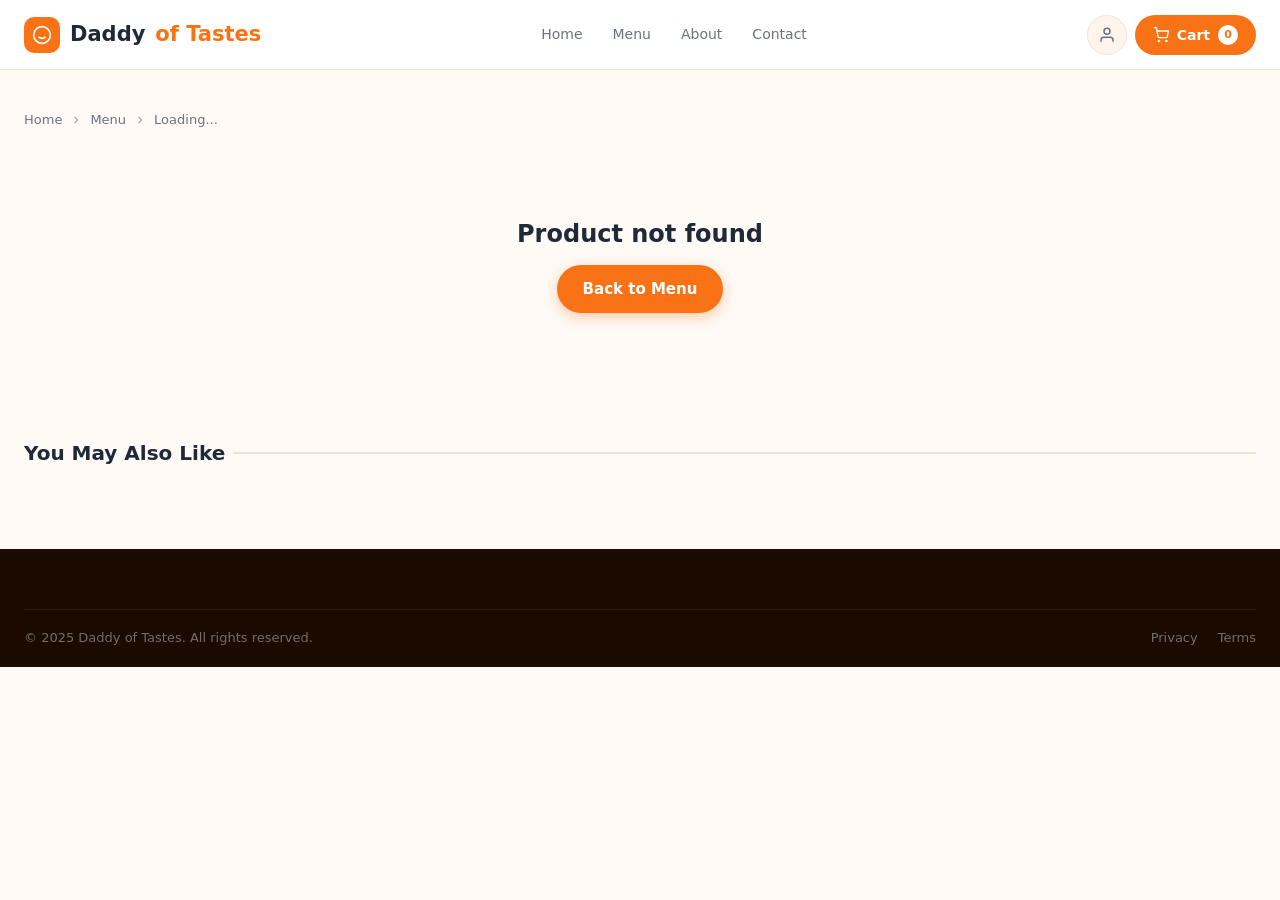
<file: food/product.html>
<!DOCTYPE html>
<html lang="en">
<head>
  <meta charset="UTF-8">
  <meta name="viewport" content="width=device-width, initial-scale=1.0">
  <title>Product | Daddy of Tastes</title>
  <link rel="stylesheet" href="assets/css/style.css">
</head>
<body>

<nav class="navbar">
  <div class="nav-inner">
    <a href="index.html" class="nav-logo">
      <div class="logo-icon"><svg width="20" height="20" viewBox="0 0 24 24" fill="none" stroke="#fff" stroke-width="2"><path d="M12 2C6.48 2 2 6.48 2 12s4.48 10 10 10 10-4.48 10-10S17.52 2 12 2z"/><path d="M8 14s1.5 2 4 2 4-2 4-2"/><line x1="9" y1="9" x2="9.01" y2="9"/><line x1="15" y1="9" x2="15.01" y2="9"/></svg></div>
      Daddy <span>of Tastes</span>
    </a>
    <div class="nav-links">
      <a href="index.html">Home</a><a href="menu.html">Menu</a>
      <a href="about.html">About</a><a href="contact.html">Contact</a>
    </div>
    <div class="nav-actions">
      <button class="btn-icon"><svg width="18" height="18" viewBox="0 0 24 24" fill="none" stroke="currentColor" stroke-width="2"><path d="M20 21v-2a4 4 0 0 0-4-4H8a4 4 0 0 0-4 4v2"/><circle cx="12" cy="7" r="4"/></svg></button>
      <a href="cart.html"><button class="cart-btn"><svg width="16" height="16" viewBox="0 0 24 24" fill="none" stroke="currentColor" stroke-width="2"><circle cx="9" cy="21" r="1"/><circle cx="20" cy="21" r="1"/><path d="M1 1h4l2.68 13.39a2 2 0 0 0 2 1.61h9.72a2 2 0 0 0 2-1.61L23 6H6"/></svg> Cart <span class="cart-count">0</span></button></a>
    </div>
    <div class="hamburger"><span></span><span></span><span></span></div>
  </div>
</nav>
<div class="mobile-menu">
  <a href="index.html">Home</a><a href="menu.html">Menu</a><a href="cart.html">Cart</a>
</div>

<div class="product-page" id="product-page">
  <div class="container">
    <!-- Breadcrumb -->
    <div class="breadcrumb" style="margin-bottom:24px">
      <a href="index.html">Home</a>
      <svg width="12" height="12" viewBox="0 0 24 24" fill="none" stroke="currentColor" stroke-width="2"><polyline points="9 18 15 12 9 6"/></svg>
      <a href="menu.html">Menu</a>
      <svg width="12" height="12" viewBox="0 0 24 24" fill="none" stroke="currentColor" stroke-width="2"><polyline points="9 18 15 12 9 6"/></svg>
      <span id="bc-name">Loading...</span>
    </div>

    <!-- Product Layout -->
    <div class="product-layout" id="product-layout">
      <!-- Filled by JS -->
    </div>

    <!-- Related Products -->
    <div style="margin-top:64px">
      <h3 class="section-title">You May Also Like</h3>
      <div class="food-grid" id="related-grid"></div>
    </div>
  </div>
</div>

<!-- FOOTER -->
<footer>
  <div class="container">
    <div class="footer-bottom">
      <p>© 2025 Daddy of Tastes. All rights reserved.</p>
      <div style="display:flex;gap:20px"><a href="#">Privacy</a><a href="#">Terms</a></div>
    </div>
  </div>
</footer>

<script src="assets/js/products.js"></script>
<script src="assets/js/main.js"></script>
<script>
let qty = 1;
const id = new URLSearchParams(window.location.search).get('id');
const p = getProduct(id);

if (!p) {
  document.getElementById('product-layout').innerHTML = `
    <div style="text-align:center;padding:60px;grid-column:1/-1">
      <h2 style="margin-bottom:12px;color:var(--text-dark)">Product not found</h2>
      <a href="menu.html" class="btn btn-primary">Back to Menu</a>
    </div>`;
} else {
  document.title = p.name + ' | Daddy of Tastes';
  document.getElementById('bc-name').textContent = p.name;

  const catLabels = {'starters':'Starters','chilly':'Chilly Items','main-course':'Main Course','south-indian':'South Indian','sweets':'Sweets','beverages':'Beverages'};
  let activeTab = 'desc';

  function renderTabs() {
    document.getElementById('tab-desc').classList.toggle('active', activeTab==='desc');
    document.getElementById('tab-nutri').classList.toggle('active', activeTab==='nutri');
    document.getElementById('tab-ingr').classList.toggle('active', activeTab==='ingr');
    document.getElementById('tab-content').innerHTML = activeTab === 'desc'
      ? `<p>${p.fullDesc}</p>`
      : activeTab === 'nutri'
      ? `<div class="nutrition-grid">
          <div class="nutrition-item"><h4>${p.nutrition.calories}</h4><p>Calories</p></div>
          <div class="nutrition-item"><h4>${p.nutrition.protein}</h4><p>Protein</p></div>
          <div class="nutrition-item"><h4>${p.nutrition.carbs}</h4><p>Carbs</p></div>
          <div class="nutrition-item"><h4>${p.nutrition.fat}</h4><p>Fat</p></div>
        </div><p style="margin-top:14px;font-size:12px;color:var(--text-light)">Per serving. Values are approximate.</p>`
      : `<p>${p.ingredients}</p>`;
  }

  document.getElementById('product-layout').innerHTML = `
    <!-- LEFT: Images -->
    <div>
      <div class="product-img-main">
        <img id="main-img" src="${p.img}" alt="${p.name}" onerror="this.src='https://images.unsplash.com/photo-1585937421612-70a008356fbe?w=600&q=80'">
      </div>
      ${p.imgs.length > 1 ? `
      <div class="product-thumbs">
        ${p.imgs.map((img, i) => `<div class="product-thumb ${i===0?'active':''}" onclick="switchImg(this,'${img}')"><img src="${img}" onerror="this.src='https://images.unsplash.com/photo-1585937421612-70a008356fbe?w=100'"></div>`).join('')}
      </div>` : ''}
    </div>

    <!-- RIGHT: Info -->
    <div class="product-info">
      <div class="product-badges">
        ${p.badge ? `<span class="badge ${p.badge==='bestseller'?'badge-hot':p.badge==='new'?'badge-new':'badge-offer'}">${p.badge==='bestseller'?'Best Seller':p.badge==='new'?'New Item':p.badge==='popular'?'Popular':'Special'}</span>`:''}
        <span class="badge ${p.veg?'badge-veg':'badge-nonveg'}">${p.veg?'Veg':'Non-Veg'}</span>
        <span class="tag" style="font-size:11px">${catLabels[p.category]||p.category}</span>
      </div>

      <h1>${p.name}</h1>

      <div class="p-rating">
        <span class="stars">${'★'.repeat(Math.floor(p.rating))}${'☆'.repeat(5-Math.floor(p.rating))}</span>
        <strong>${p.rating}</strong>
        <span class="count">(${p.reviews.toLocaleString('en-IN')} reviews)</span>
      </div>

      <div class="product-price-row">
        <span class="product-price">${p.price}</span>
        ${p.oldPrice ? `
        <span class="product-old-price">${p.oldPrice}</span>
        <span class="product-save">Save ₹${p.oldPrice - p.price}</span>` : ''}
      </div>

      <p class="product-desc">${p.desc}</p>

      <ul class="product-details-list">
        <li>
          <span><svg width="16" height="16" viewBox="0 0 24 24" fill="none" stroke="var(--primary)" stroke-width="2"><circle cx="12" cy="12" r="10"/><polyline points="12 6 12 12 16 14"/></svg></span>
          <span>Delivery Time: <strong>${p.time}</strong></span>
        </li>
        <li>
          <span><svg width="16" height="16" viewBox="0 0 24 24" fill="none" stroke="var(--primary)" stroke-width="2"><path d="M17 21v-2a4 4 0 0 0-4-4H5a4 4 0 0 0-4 4v2"/><circle cx="9" cy="7" r="4"/><path d="M23 21v-2a4 4 0 0 0-3-3.87"/><path d="M16 3.13a4 4 0 0 1 0 7.75"/></svg></span>
          <span>Serves: <strong>${p.serves}</strong></span>
        </li>
        <li>
          <span><svg width="16" height="16" viewBox="0 0 24 24" fill="none" stroke="${p.spice==='None'?'var(--text-light)':p.spice==='Mild'?'var(--green)':p.spice==='Hot'||p.spice==='Very Hot'?'var(--red)':'var(--accent)'}" stroke-width="2"><path d="M12 2a10 10 0 1 0 10 10A10 10 0 0 0 12 2z"/><path d="M12 8v4l3 3"/></svg></span>
          <span>Spice Level: <strong style="color:${p.spice==='None'?'var(--text-muted)':p.spice==='Mild'?'var(--green)':p.spice==='Hot'||p.spice==='Very Hot'?'var(--red)':'var(--accent)'}">${p.spice}</strong></span>
        </li>
      </ul>

      <div class="product-divider"></div>

      <div class="qty-row">
        <label>Quantity:</label>
        <div class="qty-ctrl">
          <button class="qty-btn" onclick="changeProductQty(-1)">
            <svg width="14" height="14" viewBox="0 0 24 24" fill="none" stroke="currentColor" stroke-width="2.5"><path d="M5 12h14"/></svg>
          </button>
          <span class="qty-num" id="p-qty">1</span>
          <button class="qty-btn" onclick="changeProductQty(1)">
            <svg width="14" height="14" viewBox="0 0 24 24" fill="none" stroke="currentColor" stroke-width="2.5"><path d="M12 5v14M5 12h14"/></svg>
          </button>
        </div>
      </div>

      <div class="product-actions">
        <button class="btn btn-primary btn-lg" onclick="addToCartProduct()">
          <svg width="18" height="18" viewBox="0 0 24 24" fill="none" stroke="currentColor" stroke-width="2"><circle cx="9" cy="21" r="1"/><circle cx="20" cy="21" r="1"/><path d="M1 1h4l2.68 13.39a2 2 0 0 0 2 1.61h9.72a2 2 0 0 0 2-1.61L23 6H6"/></svg>
          Add to Cart — ₹<span id="total-price">${p.price}</span>
        </button>
        <button class="btn btn-outline" onclick="toggleWishlist(this)">
          <svg width="18" height="18" viewBox="0 0 24 24" fill="none" stroke="currentColor" stroke-width="2"><path d="M20.84 4.61a5.5 5.5 0 0 0-7.78 0L12 5.67l-1.06-1.06a5.5 5.5 0 0 0-7.78 7.78l1.06 1.06L12 21.23l7.78-7.78 1.06-1.06a5.5 5.5 0 0 0 0-7.78z"/></svg>
          Save
        </button>
      </div>

      <!-- Trust badges -->
      <div style="display:flex;gap:20px;margin-top:20px;flex-wrap:wrap">
        <div style="display:flex;align-items:center;gap:6px;font-size:12px;color:var(--text-muted)">
          <svg width="14" height="14" viewBox="0 0 24 24" fill="none" stroke="var(--green)" stroke-width="2"><polyline points="20 6 9 17 4 12"/></svg>
          Fresh & Hygienic
        </div>
        <div style="display:flex;align-items:center;gap:6px;font-size:12px;color:var(--text-muted)">
          <svg width="14" height="14" viewBox="0 0 24 24" fill="none" stroke="var(--green)" stroke-width="2"><polyline points="20 6 9 17 4 12"/></svg>
          No Artificial Colours
        </div>
        <div style="display:flex;align-items:center;gap:6px;font-size:12px;color:var(--text-muted)">
          <svg width="14" height="14" viewBox="0 0 24 24" fill="none" stroke="var(--green)" stroke-width="2"><polyline points="20 6 9 17 4 12"/></svg>
          FSSAI Certified
        </div>
      </div>

      <div class="product-divider"></div>

      <!-- Tabs -->
      <div class="product-info-tabs">
        <span class="p-tab active" id="tab-desc" onclick="switchTab('desc')">Description</span>
        <span class="p-tab" id="tab-nutri" onclick="switchTab('nutri')">Nutrition</span>
        <span class="p-tab" id="tab-ingr" onclick="switchTab('ingr')">Ingredients</span>
      </div>
      <div class="tab-content" id="tab-content">
        <p>${p.fullDesc}</p>
      </div>
    </div>`;

  // Related
  const related = getRelated(id, 4);
  if (related.length) {
    document.getElementById('related-grid').innerHTML = related.map(rp => `
      <div class="food-card" onclick="location.href='product.html?id=${rp.id}'">
        <div class="food-card-img">
          <img src="${rp.img}" alt="${rp.name}" onerror="this.src='https://images.unsplash.com/photo-1585937421612-70a008356fbe?w=500&q=70'" loading="lazy">
          <div class="veg-indicator ${rp.veg?'veg':'nonveg'}"><svg width="8" height="8" viewBox="0 0 24 24" fill="currentColor"><circle cx="12" cy="12" r="8"/></svg></div>
        </div>
        <div class="food-card-body">
          <div class="food-card-meta">
            <span class="food-rating"><span class="star">★</span> ${rp.rating}</span>
            <span class="food-time">${rp.time}</span>
          </div>
          <h3>${rp.name}</h3>
          <p>${rp.desc}</p>
          <div class="food-card-footer">
            <div class="food-price"><span class="price">${rp.price}</span></div>
            <button class="add-btn" onclick="event.stopPropagation();addToCart('${rp.id}','${rp.name.replace(/'/g,"\\'")}',${rp.price},'${rp.img}')">
              <svg width="16" height="16" viewBox="0 0 24 24" fill="none" stroke="currentColor" stroke-width="2.5"><line x1="12" y1="5" x2="12" y2="19"/><line x1="5" y1="12" x2="19" y2="12"/></svg>
            </button>
          </div>
        </div>
      </div>`).join('');
  }
}

function switchImg(el, src) {
  document.querySelectorAll('.product-thumb').forEach(t => t.classList.remove('active'));
  el.classList.add('active');
  document.getElementById('main-img').src = src;
}
window.switchImg = switchImg;

function changeProductQty(delta) {
  qty = Math.max(1, qty + delta);
  document.getElementById('p-qty').textContent = qty;
  if (p) document.getElementById('total-price').textContent = (p.price * qty);
}
window.changeProductQty = changeProductQty;

function addToCartProduct() {
  if (!p) return;
  for (let i = 0; i < qty; i++) addToCart(p.id, p.name, p.price, p.img);
  showToast(p.name, `${qty} item(s) added to cart`);
}
window.addToCartProduct = addToCartProduct;

function switchTab(tab) {
  activeTab = tab;
  renderTabs();
}
window.switchTab = switchTab;

function renderTabs() {
  if (!p) return;
  ['desc','nutri','ingr'].forEach(t => document.getElementById('tab-'+t)?.classList.toggle('active', t===activeTab));
  const content = document.getElementById('tab-content');
  if (!content) return;
  if (activeTab === 'desc') content.innerHTML = `<p>${p.fullDesc}</p>`;
  else if (activeTab === 'nutri') content.innerHTML = `
    <div class="nutrition-grid">
      <div class="nutrition-item"><h4>${p.nutrition.calories}</h4><p>Calories</p></div>
      <div class="nutrition-item"><h4>${p.nutrition.protein}</h4><p>Protein</p></div>
      <div class="nutrition-item"><h4>${p.nutrition.carbs}</h4><p>Carbs</p></div>
      <div class="nutrition-item"><h4>${p.nutrition.fat}</h4><p>Fat</p></div>
    </div><p style="margin-top:12px;font-size:12px;color:var(--text-light)">Per serving. Values are approximate.</p>`;
  else content.innerHTML = `<p>${p.ingredients}</p>`;
}
</script>
</body>
</html>
</file>
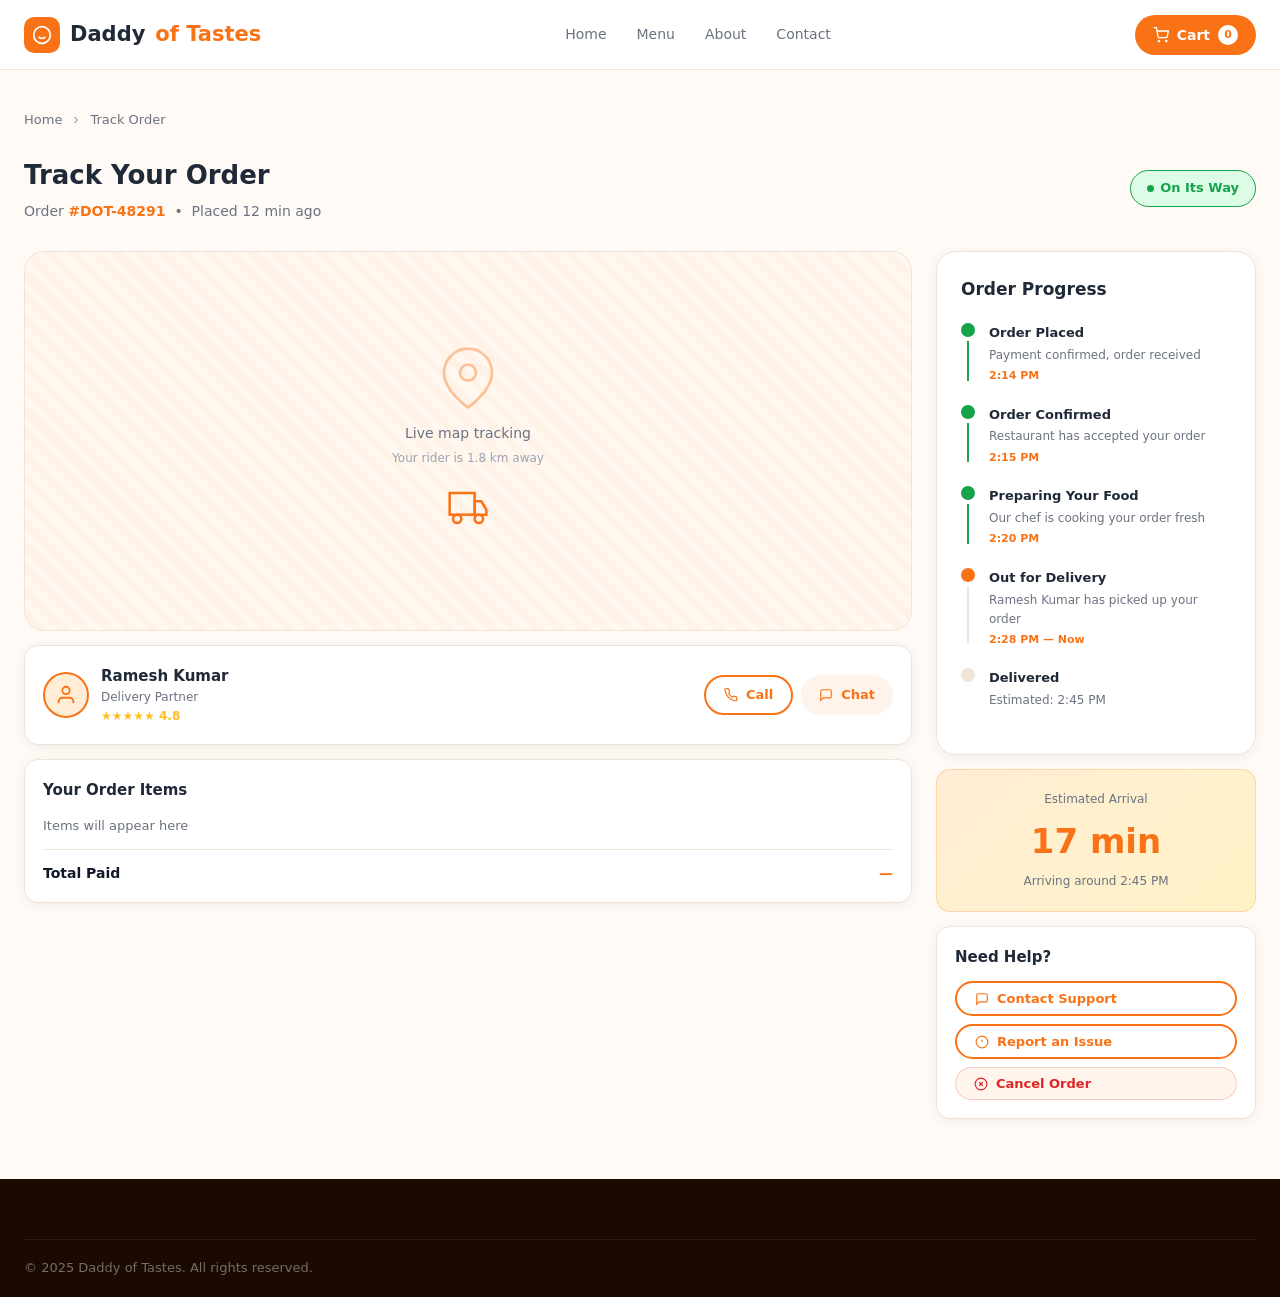
<file: food/tracking.html>
<!DOCTYPE html>
<html lang="en">
<head>
  <meta charset="UTF-8">
  <meta name="viewport" content="width=device-width, initial-scale=1.0">
  <title>Track Order | Daddy of Tastes</title>
  <link rel="stylesheet" href="assets/css/style.css">
</head>
<body>
<nav class="navbar">
  <div class="nav-inner">
    <a href="index.html" class="nav-logo"><div class="logo-icon"><svg width="20" height="20" viewBox="0 0 24 24" fill="none" stroke="#fff" stroke-width="2"><path d="M12 2C6.48 2 2 6.48 2 12s4.48 10 10 10 10-4.48 10-10S17.52 2 12 2z"/><path d="M8 14s1.5 2 4 2 4-2 4-2"/><line x1="9" y1="9" x2="9.01" y2="9"/><line x1="15" y1="9" x2="15.01" y2="9"/></svg></div>Daddy <span>of Tastes</span></a>
    <div class="nav-links"><a href="index.html">Home</a><a href="menu.html">Menu</a><a href="about.html">About</a><a href="contact.html">Contact</a></div>
    <div class="nav-actions"><a href="cart.html"><button class="cart-btn"><svg width="16" height="16" viewBox="0 0 24 24" fill="none" stroke="currentColor" stroke-width="2"><circle cx="9" cy="21" r="1"/><circle cx="20" cy="21" r="1"/><path d="M1 1h4l2.68 13.39a2 2 0 0 0 2 1.61h9.72a2 2 0 0 0 2-1.61L23 6H6"/></svg> Cart <span class="cart-count">0</span></button></a></div>
    <div class="hamburger"><span></span><span></span><span></span></div>
  </div>
</nav>
<div class="mobile-menu"><a href="index.html">Home</a><a href="menu.html">Menu</a><a href="cart.html">Cart</a></div>

<div class="tracking-page">
  <div class="container">
    <div class="breadcrumb" style="margin-bottom:24px">
      <a href="index.html">Home</a>
      <svg width="12" height="12" viewBox="0 0 24 24" fill="none" stroke="currentColor" stroke-width="2"><polyline points="9 18 15 12 9 6"/></svg>
      <span>Track Order</span>
    </div>

    <div style="display:flex;align-items:center;justify-content:space-between;flex-wrap:wrap;gap:14px;margin-bottom:28px">
      <div>
        <h2 style="font-size:26px;font-weight:800;color:var(--text-dark)">Track Your Order</h2>
        <p style="color:var(--text-muted);margin-top:4px;font-size:14px">Order <strong style="color:var(--primary)">#DOT-48291</strong> &nbsp;•&nbsp; Placed 12 min ago</p>
      </div>
      <div style="background:var(--green-light);border:1.5px solid var(--green);border-radius:50px;padding:7px 16px;color:var(--green);font-weight:700;font-size:13px;display:flex;align-items:center;gap:6px">
        <span style="width:7px;height:7px;background:var(--green);border-radius:50%;animation:pulse 1.5s infinite;display:inline-block"></span>
        On Its Way
      </div>
    </div>

    <div class="tracking-layout">
      <!-- Map + rider -->
      <div>
        <div class="map-box">
          <div style="text-align:center">
            <svg width="64" height="64" viewBox="0 0 24 24" fill="none" stroke="var(--primary)" stroke-width="1" stroke-linecap="round" stroke-linejoin="round" style="opacity:0.4;display:block;margin:0 auto 12px"><path d="M21 10c0 7-9 13-9 13s-9-6-9-13a9 9 0 0 1 18 0z"/><circle cx="12" cy="10" r="3"/></svg>
            <p style="color:var(--text-muted);font-size:14px">Live map tracking</p>
            <p style="color:var(--text-light);font-size:12px;margin-top:4px">Your rider is 1.8 km away</p>
            <div style="margin-top:20px;animation:float 2s ease-in-out infinite;display:inline-block">
              <svg width="40" height="40" viewBox="0 0 24 24" fill="none" stroke="var(--primary)" stroke-width="1.5"><rect x="1" y="3" width="15" height="13"/><path d="M16 8h4l3 5v3h-7V8z"/><circle cx="5.5" cy="18.5" r="2.5"/><circle cx="18.5" cy="18.5" r="2.5"/></svg>
            </div>
          </div>
        </div>

        <!-- Rider card -->
        <div style="background:var(--bg-white);border:1.5px solid var(--border);border-radius:14px;padding:18px;margin-top:14px;display:flex;align-items:center;justify-content:space-between;flex-wrap:wrap;gap:12px;box-shadow:var(--shadow-card)">
          <div style="display:flex;align-items:center;gap:12px">
            <div style="width:46px;height:46px;border-radius:50%;background:var(--primary-light);border:2px solid var(--primary);display:flex;align-items:center;justify-content:center">
              <svg width="22" height="22" viewBox="0 0 24 24" fill="none" stroke="var(--primary)" stroke-width="2"><path d="M20 21v-2a4 4 0 0 0-4-4H8a4 4 0 0 0-4 4v2"/><circle cx="12" cy="7" r="4"/></svg>
            </div>
            <div>
              <h4 style="font-size:15px;font-weight:700;color:var(--text-dark)">Ramesh Kumar</h4>
              <p style="font-size:12px;color:var(--text-muted)">Delivery Partner</p>
              <div style="color:var(--accent);font-size:12px;font-weight:600">★★★★★ 4.8</div>
            </div>
          </div>
          <div style="display:flex;gap:8px">
            <a href="tel:+919876543210" class="btn btn-outline btn-sm">
              <svg width="14" height="14" viewBox="0 0 24 24" fill="none" stroke="currentColor" stroke-width="2"><path d="M22 16.92v3a2 2 0 0 1-2.18 2 19.79 19.79 0 0 1-8.63-3.07A19.5 19.5 0 0 1 4.69 11.9a19.79 19.79 0 0 1-3.07-8.67A2 2 0 0 1 3.6 1h3a2 2 0 0 1 2 1.72 12.84 12.84 0 0 0 .7 2.81 2 2 0 0 1-.45 2.11L8.09 9.91a16 16 0 0 0 6 6l1.27-1.27a2 2 0 0 1 2.11-.45 12.84 12.84 0 0 0 2.81.7A2 2 0 0 1 22 16.92z"/></svg>
              Call
            </a>
            <button class="btn btn-ghost btn-sm" onclick="showToast('Chat','Opening chat with rider...')">
              <svg width="14" height="14" viewBox="0 0 24 24" fill="none" stroke="currentColor" stroke-width="2"><path d="M21 15a2 2 0 0 1-2 2H7l-4 4V5a2 2 0 0 1 2-2h14a2 2 0 0 1 2 2z"/></svg>
              Chat
            </button>
          </div>
        </div>

        <!-- Order items -->
        <div style="background:var(--bg-white);border:1.5px solid var(--border);border-radius:14px;padding:18px;margin-top:14px;box-shadow:var(--shadow-card)">
          <h4 style="font-weight:700;color:var(--text-dark);margin-bottom:14px;font-size:15px">Your Order Items</h4>
          <div id="tracking-items" style="display:flex;flex-direction:column;gap:8px">
            <p style="font-size:13px;color:var(--text-muted)">Items will appear here</p>
          </div>
          <div style="border-top:1.5px solid var(--border);margin-top:12px;padding-top:12px;display:flex;justify-content:space-between;font-weight:700;font-size:14px">
            <span>Total Paid</span>
            <span id="tracking-total" style="color:var(--primary)">—</span>
          </div>
        </div>
      </div>

      <!-- Steps -->
      <div>
        <div class="tracking-steps">
          <h3>Order Progress</h3>
          <div class="track-step">
            <div class="track-dot-col">
              <div class="track-dot done"></div>
              <div class="track-line done"></div>
            </div>
            <div class="track-info">
              <h4>Order Placed</h4>
              <p>Payment confirmed, order received</p>
              <div class="time">2:14 PM</div>
            </div>
          </div>
          <div class="track-step">
            <div class="track-dot-col">
              <div class="track-dot done"></div>
              <div class="track-line done"></div>
            </div>
            <div class="track-info">
              <h4>Order Confirmed</h4>
              <p>Restaurant has accepted your order</p>
              <div class="time">2:15 PM</div>
            </div>
          </div>
          <div class="track-step">
            <div class="track-dot-col">
              <div class="track-dot done"></div>
              <div class="track-line done"></div>
            </div>
            <div class="track-info">
              <h4>Preparing Your Food</h4>
              <p>Our chef is cooking your order fresh</p>
              <div class="time">2:20 PM</div>
            </div>
          </div>
          <div class="track-step">
            <div class="track-dot-col">
              <div class="track-dot active"></div>
              <div class="track-line"></div>
            </div>
            <div class="track-info">
              <h4>Out for Delivery</h4>
              <p>Ramesh Kumar has picked up your order</p>
              <div class="time">2:28 PM — Now</div>
            </div>
          </div>
          <div class="track-step">
            <div class="track-dot-col">
              <div class="track-dot"></div>
            </div>
            <div class="track-info">
              <h4>Delivered</h4>
              <p>Estimated: 2:45 PM</p>
            </div>
          </div>
        </div>

        <!-- ETA -->
        <div style="background:linear-gradient(135deg,var(--primary-light),var(--accent-light));border:1.5px solid rgba(249,115,22,0.2);border-radius:14px;padding:20px;margin-top:14px;text-align:center">
          <p style="font-size:12px;color:var(--text-muted);margin-bottom:4px">Estimated Arrival</p>
          <h2 style="font-size:34px;font-weight:900;color:var(--primary)" id="eta-display">17 min</h2>
          <p style="font-size:12px;color:var(--text-muted);margin-top:4px">Arriving around 2:45 PM</p>
        </div>

        <!-- Help -->
        <div style="background:var(--bg-white);border:1.5px solid var(--border);border-radius:14px;padding:18px;margin-top:14px;box-shadow:var(--shadow-card)">
          <h4 style="font-weight:700;color:var(--text-dark);margin-bottom:12px;font-size:15px">Need Help?</h4>
          <div style="display:flex;flex-direction:column;gap:8px">
            <button class="btn btn-outline btn-sm" style="justify-content:flex-start" onclick="showToast('Support','Connecting you to our support team...')">
              <svg width="14" height="14" viewBox="0 0 24 24" fill="none" stroke="currentColor" stroke-width="2"><path d="M21 15a2 2 0 0 1-2 2H7l-4 4V5a2 2 0 0 1 2-2h14a2 2 0 0 1 2 2z"/></svg>
              Contact Support
            </button>
            <button class="btn btn-outline btn-sm" style="justify-content:flex-start" onclick="showToast('Order Issue','Please contact support to report an issue')">
              <svg width="14" height="14" viewBox="0 0 24 24" fill="none" stroke="currentColor" stroke-width="2"><circle cx="12" cy="12" r="10"/><line x1="12" y1="8" x2="12" y2="12"/><line x1="12" y1="16" x2="12.01" y2="16"/></svg>
              Report an Issue
            </button>
            <button class="btn btn-sm" style="justify-content:flex-start;background:var(--bg-section);color:var(--red);border:1.5px solid rgba(220,38,38,0.2)" onclick="showToast('Cannot Cancel','Order is already out for delivery')">
              <svg width="14" height="14" viewBox="0 0 24 24" fill="none" stroke="currentColor" stroke-width="2"><circle cx="12" cy="12" r="10"/><line x1="15" y1="9" x2="9" y2="15"/><line x1="9" y1="9" x2="15" y2="15"/></svg>
              Cancel Order
            </button>
          </div>
        </div>
      </div>
    </div>
  </div>
</div>

<footer><div class="container"><div class="footer-bottom"><p>© 2025 Daddy of Tastes. All rights reserved.</p></div></div></footer>

<script src="assets/js/products.js"></script>
<script src="assets/js/main.js"></script>
<script>
document.addEventListener('DOMContentLoaded', () => {
  const cart = JSON.parse(localStorage.getItem('dot_cart') || '[]');
  const wrap = document.getElementById('tracking-items');
  if (cart.length) {
    wrap.innerHTML = cart.map(i => `
      <div style="display:flex;align-items:center;gap:8px">
        <img src="${i.img}" style="width:36px;height:36px;border-radius:6px;object-fit:cover;border:1px solid var(--border)" onerror="this.src='https://images.unsplash.com/photo-1585937421612-70a008356fbe?w=40'">
        <div style="flex:1;font-size:12px;color:var(--text-dark);font-weight:600">${i.name} × ${i.qty}</div>
        <span style="font-size:12px;font-weight:700;color:var(--primary)">₹${(i.price*i.qty).toFixed(0)}</span>
      </div>`).join('');
    const total = cart.reduce((s,i) => s+i.price*i.qty, 0) + 40;
    document.getElementById('tracking-total').textContent = '₹' + total;
  }
  let mins = 17;
  const etaEl = document.getElementById('eta-display');
  setInterval(() => { if (mins > 0) { mins--; etaEl.textContent = mins + ' min'; } }, 60000);
});
</script>
</body>
</html>
</file>
<file: food/assets/css/style.css>
/* =============================================
   DADDY OF TASTES — Light Orange & White Theme
   ============================================= */

:root {
  --primary:        #F97316;
  --primary-hover:  #EA580C;
  --primary-light:  #FFEDD5;
  --primary-xlight: #FFF7F0;
  --accent:         #FBBF24;
  --accent-light:   #FEF3C7;
  --green:          #16A34A;
  --green-light:    #DCFCE7;
  --red:            #DC2626;

  --bg:             #FFFAF6;
  --bg-white:       #FFFFFF;
  --bg-section:     #FFF5EC;
  --bg-card:        #FFFFFF;
  --border:         #F0E4D7;
  --border-dark:    #E0C9B8;

  --text:           #111827;
  --text-dark:      #1F2937;
  --text-muted:     #6B7280;
  --text-light:     #9CA3AF;

  --shadow-sm:  0 2px 8px rgba(249,115,22,0.08);
  --shadow:     0 4px 20px rgba(249,115,22,0.12);
  --shadow-lg:  0 8px 32px rgba(249,115,22,0.18);
  --shadow-card:0 2px 12px rgba(0,0,0,0.06);

  --radius-sm: 8px;
  --radius:    14px;
  --radius-lg: 20px;
  --radius-xl: 28px;

  --transition: all 0.25s cubic-bezier(0.4, 0, 0.2, 1);
  --font: 'Segoe UI', system-ui, -apple-system, sans-serif;
}

/* RESET */
*, *::before, *::after { margin:0; padding:0; box-sizing:border-box; }
html { scroll-behavior: smooth; }
body { font-family: var(--font); background: var(--bg); color: var(--text); line-height:1.6; overflow-x:hidden; }
a { text-decoration:none; color:inherit; }
img { max-width:100%; display:block; }
ul { list-style:none; }
button { cursor:pointer; font-family:var(--font); border:none; outline:none; }
input, textarea, select { font-family:var(--font); outline:none; }
::-webkit-scrollbar { width:5px; }
::-webkit-scrollbar-track { background:#f1f1f1; }
::-webkit-scrollbar-thumb { background:var(--primary); border-radius:3px; }

/* ---- UTILITIES ---- */
.container  { max-width:1280px; margin:0 auto; padding:0 24px; }
.section    { padding:80px 0; }
.section-sm { padding:50px 0; }

.tag {
  display:inline-flex; align-items:center; gap:6px;
  background:var(--primary-light);
  color:var(--primary);
  padding:4px 14px;
  border-radius:50px;
  font-size:12px; font-weight:700;
  letter-spacing:0.4px;
  text-transform:uppercase;
}
.badge {
  display:inline-block;
  padding:2px 10px;
  border-radius:50px;
  font-size:11px; font-weight:700;
  letter-spacing:0.3px;
}
.badge-hot   { background:#FEE2E2; color:#DC2626; }
.badge-new   { background:#DCFCE7; color:#16A34A; }
.badge-offer { background:#FEF3C7; color:#D97706; }
.badge-veg   { background:#DCFCE7; color:#15803D; border:1px solid #16A34A; }
.badge-nonveg{ background:#FEE2E2; color:#B91C1C; border:1px solid #DC2626; }

.divider { height:1px; background:var(--border); }

/* ---- BUTTONS ---- */
.btn {
  display:inline-flex; align-items:center; gap:8px;
  padding:12px 26px; border-radius:50px;
  font-size:15px; font-weight:600;
  transition:var(--transition); cursor:pointer; border:none;
}
.btn-primary {
  background:var(--primary); color:#fff;
  box-shadow:0 4px 14px rgba(249,115,22,0.35);
}
.btn-primary:hover { background:var(--primary-hover); transform:translateY(-2px); box-shadow:0 6px 20px rgba(249,115,22,0.45); }
.btn-outline { background:transparent; color:var(--primary); border:2px solid var(--primary); }
.btn-outline:hover { background:var(--primary-light); transform:translateY(-2px); }
.btn-white { background:#fff; color:var(--primary); box-shadow:var(--shadow); }
.btn-white:hover { background:var(--primary-light); }
.btn-ghost { background:rgba(249,115,22,0.08); color:var(--primary); }
.btn-ghost:hover { background:var(--primary-light); }
.btn-sm { padding:8px 18px; font-size:13px; }
.btn-lg { padding:16px 36px; font-size:16px; }

.btn-icon {
  width:40px; height:40px; border-radius:50%;
  display:flex; align-items:center; justify-content:center;
  background:var(--bg-section); color:var(--text-muted);
  border:1px solid var(--border); cursor:pointer;
  transition:var(--transition); font-size:16px;
}
.btn-icon:hover { background:var(--primary-light); color:var(--primary); border-color:var(--primary); }

/* ---- SECTION HEADER ---- */
.section-header { text-align:center; margin-bottom:50px; }
.section-header .tag { margin-bottom:12px; }
.section-header h2 { font-size:clamp(26px,4vw,40px); font-weight:800; line-height:1.2; margin-bottom:12px; color:var(--text-dark); }
.section-header h2 span { color:var(--primary); }
.section-header p { color:var(--text-muted); font-size:16px; max-width:500px; margin:0 auto; }

/* ========================================
   NAVBAR
   ======================================== */
.navbar {
  position:fixed; top:0; left:0; right:0; z-index:1000;
  height:70px; padding:0 24px;
  display:flex; align-items:center;
  background:rgba(255,255,255,0.95);
  backdrop-filter:blur(20px);
  border-bottom:1px solid var(--border);
  transition:var(--transition);
}
.navbar.scrolled { box-shadow:0 2px 20px rgba(249,115,22,0.1); }
.nav-inner {
  max-width:1280px; margin:0 auto; width:100%;
  display:flex; align-items:center; justify-content:space-between; gap:24px;
}
.nav-logo { display:flex; align-items:center; gap:10px; font-size:21px; font-weight:800; color:var(--text-dark); }
.logo-icon { width:36px; height:36px; background:var(--primary); border-radius:10px; display:flex; align-items:center; justify-content:center; font-size:18px; }
.nav-logo span { color:var(--primary); }
.nav-links { display:flex; align-items:center; gap:2px; }
.nav-links a { padding:8px 14px; border-radius:8px; font-size:14px; font-weight:500; color:var(--text-muted); transition:var(--transition); }
.nav-links a:hover { color:var(--text); background:var(--bg-section); }
.nav-links a.active { color:var(--primary); background:var(--primary-light); font-weight:600; }
.nav-actions { display:flex; align-items:center; gap:8px; }
.cart-btn {
  display:flex; align-items:center; gap:8px;
  background:var(--primary); color:#fff;
  padding:10px 18px; border-radius:50px;
  font-size:14px; font-weight:600; border:none; cursor:pointer;
  transition:var(--transition);
}
.cart-btn:hover { background:var(--primary-hover); transform:translateY(-1px); }
.cart-count { background:#fff; color:var(--primary); width:20px; height:20px; border-radius:50%; font-size:11px; font-weight:800; display:flex; align-items:center; justify-content:center; }
.hamburger { display:none; flex-direction:column; gap:5px; cursor:pointer; padding:4px; }
.hamburger span { width:22px; height:2px; background:var(--text); border-radius:2px; transition:var(--transition); }

/* ========================================
   HERO
   ======================================== */
.hero {
  min-height:100vh; display:flex; align-items:center;
  padding-top:70px; position:relative; overflow:hidden;
  background:linear-gradient(135deg, #FFFAF6 0%, #FFF5EC 50%, #FFF1E6 100%);
}
.hero-blob1 {
  position:absolute; width:600px; height:600px;
  background:radial-gradient(circle, rgba(249,115,22,0.08) 0%, transparent 70%);
  top:-100px; right:-100px; border-radius:50%;
}
.hero-blob2 {
  position:absolute; width:400px; height:400px;
  background:radial-gradient(circle, rgba(251,191,36,0.07) 0%, transparent 70%);
  bottom:-50px; left:-50px; border-radius:50%;
}
.hero .container {
  display:grid; grid-template-columns:1fr 1fr;
  gap:60px; align-items:center; position:relative; z-index:1;
}
.hero-content { padding:60px 0; }
.hero-eyebrow {
  display:inline-flex; align-items:center; gap:8px;
  background:var(--primary-light); border:1px solid rgba(249,115,22,0.2);
  border-radius:50px; padding:6px 16px;
  font-size:13px; font-weight:600; color:var(--primary);
  margin-bottom:20px;
}
.hero-eyebrow .live-dot { width:7px; height:7px; background:var(--green); border-radius:50%; animation:pulse 2s infinite; }
.hero h1 {
  font-size:clamp(36px,5vw,60px); font-weight:900;
  line-height:1.1; margin-bottom:18px; color:var(--text-dark);
  letter-spacing:-0.5px;
}
.hero h1 .hi { color:var(--primary); }
.hero p { font-size:17px; color:var(--text-muted); margin-bottom:32px; max-width:420px; line-height:1.75; }
.hero-actions { display:flex; align-items:center; gap:14px; flex-wrap:wrap; margin-bottom:44px; }
.hero-stats { display:flex; gap:28px; flex-wrap:wrap; }
.stat-item { text-align:left; }
.stat-item h3 { font-size:24px; font-weight:800; color:var(--text-dark); }
.stat-item h3 span { color:var(--primary); }
.stat-item p { font-size:12px; color:var(--text-muted); font-weight:500; }
.hero-visual { position:relative; }
.hero-img-main {
  border-radius:var(--radius-xl);
  overflow:hidden;
  aspect-ratio:4/4.5;
  box-shadow:var(--shadow-lg);
  border:4px solid #fff;
}
.hero-img-main img { width:100%; height:100%; object-fit:cover; }
.hero-float {
  position:absolute;
  background:#fff; border-radius:var(--radius);
  padding:12px 16px; box-shadow:var(--shadow);
  border:1px solid var(--border);
  animation:float 3.5s ease-in-out infinite;
}
.hero-float.f1 { bottom:28px; left:-28px; }
.hero-float.f2 { top:36px; right:-20px; }
.float-inner { display:flex; align-items:center; gap:10px; }
.float-inner .fi { font-size:26px; }
.float-inner h4 { font-size:13px; font-weight:700; color:var(--text); }
.float-inner p  { font-size:11px; color:var(--text-muted); }
.stars-row { color:#FBBF24; font-size:12px; }
.delivery-chip {
  display:flex; align-items:center; gap:6px;
  font-size:12px; font-weight:600; color:var(--green);
}

/* ========================================
   MARQUEE
   ======================================== */
.marquee-strip { background:var(--primary); padding:12px 0; overflow:hidden; }
.marquee-track { display:flex; animation:marquee 25s linear infinite; white-space:nowrap; }
.marquee-item {
  display:flex; align-items:center; gap:8px;
  font-size:13px; font-weight:700; color:rgba(255,255,255,0.9);
  padding:0 24px; text-transform:uppercase; letter-spacing:0.4px; flex-shrink:0;
}
.marquee-item .sep { opacity:0.5; }

/* ========================================
   CATEGORY PILLS / CARDS
   ======================================== */
.cat-scroll {
  display:flex; gap:12px;
  overflow-x:auto; padding-bottom:8px;
  scrollbar-width:none;
}
.cat-scroll::-webkit-scrollbar { display:none; }
.cat-pill {
  flex-shrink:0;
  display:flex; flex-direction:column; align-items:center; gap:8px;
  background:var(--bg-white); border:2px solid var(--border);
  border-radius:var(--radius); padding:18px 20px; min-width:110px;
  cursor:pointer; transition:var(--transition);
}
.cat-pill:hover, .cat-pill.active {
  border-color:var(--primary); background:var(--primary-light);
  transform:translateY(-3px); box-shadow:var(--shadow);
}
.cat-pill .emoji { font-size:28px; }
.cat-pill span { font-size:13px; font-weight:600; color:var(--text-muted); }
.cat-pill.active span { color:var(--primary); }
.cat-pill .count { font-size:11px; color:var(--text-light); }

/* GRID CATEGORIES */
.categories-grid { display:grid; grid-template-columns:repeat(auto-fill, minmax(130px, 1fr)); gap:14px; }
.category-card {
  background:var(--bg-white); border:1.5px solid var(--border);
  border-radius:var(--radius); padding:20px 14px; text-align:center;
  cursor:pointer; transition:var(--transition);
}
.category-card:hover, .category-card.active {
  border-color:var(--primary); background:var(--primary-light);
  transform:translateY(-3px); box-shadow:var(--shadow);
}
.cat-icon {
  width:52px; height:52px; border-radius:14px;
  background:var(--bg-section);
  margin:0 auto 10px; display:flex; align-items:center; justify-content:center;
  font-size:24px; transition:var(--transition);
}
.category-card.active .cat-icon, .category-card:hover .cat-icon { background:var(--primary-light); }
.category-card h4 { font-size:13px; font-weight:700; color:var(--text); margin-bottom:2px; }
.category-card p { font-size:11px; color:var(--text-muted); }

/* ========================================
   FOOD CARDS
   ======================================== */
.food-grid { display:grid; grid-template-columns:repeat(auto-fill, minmax(255px, 1fr)); gap:22px; }

.food-card {
  background:var(--bg-white); border:1.5px solid var(--border);
  border-radius:var(--radius-lg); overflow:hidden;
  transition:var(--transition); cursor:pointer;
  box-shadow:var(--shadow-card);
}
.food-card:hover {
  transform:translateY(-6px);
  box-shadow:var(--shadow-lg);
  border-color:var(--border-dark);
}
.food-card-img {
  position:relative; height:195px; overflow:hidden;
  background:var(--bg-section);
}
.food-card-img img { width:100%; height:100%; object-fit:cover; transition:transform 0.4s ease; }
.food-card:hover .food-card-img img { transform:scale(1.06); }
.card-badges { position:absolute; top:10px; left:10px; display:flex; gap:5px; flex-wrap:wrap; }
.veg-indicator {
  position:absolute; top:10px; right:10px;
  width:18px; height:18px;
  border-radius:3px; border:2px solid;
  display:flex; align-items:center; justify-content:center;
  font-size:8px; background:#fff;
}
.veg-indicator.veg { border-color:var(--green); color:var(--green); }
.veg-indicator.nonveg { border-color:var(--red); color:var(--red); }
.wishlist-btn {
  position:absolute; bottom:10px; right:10px;
  width:32px; height:32px;
  background:rgba(255,255,255,0.9); backdrop-filter:blur(4px);
  border-radius:50%; display:flex; align-items:center; justify-content:center;
  font-size:14px; cursor:pointer; border:none; transition:var(--transition);
  color:var(--text-muted);
}
.wishlist-btn:hover, .wishlist-btn.active { background:var(--primary); color:#fff; }

.food-card-body { padding:16px; }
.food-card-meta { display:flex; align-items:center; justify-content:space-between; margin-bottom:6px; }
.food-rating { display:flex; align-items:center; gap:3px; font-size:12px; font-weight:600; color:#D97706; }
.food-rating .star { color:#FBBF24; }
.food-time { font-size:11px; color:var(--text-muted); }
.food-card-body h3 { font-size:15px; font-weight:700; color:var(--text-dark); margin-bottom:4px; line-height:1.3; }
.food-card-body p {
  font-size:12px; color:var(--text-muted); line-height:1.5; margin-bottom:14px;
  display:-webkit-box; -webkit-line-clamp:2; -webkit-box-orient:vertical; overflow:hidden;
}
.food-card-footer { display:flex; justify-content:space-between; align-items:center; }
.food-price { display:flex; align-items:baseline; gap:5px; }
.food-price .price { font-size:19px; font-weight:800; color:var(--text-dark); }
.food-price .price::before { content:'₹'; font-size:14px; font-weight:600; color:var(--primary); }
.food-price .old { font-size:12px; color:var(--text-light); text-decoration:line-through; }
.food-price .old::before { content:'₹'; }
.add-btn {
  width:36px; height:36px; border-radius:50%;
  background:var(--primary); color:#fff; font-size:20px;
  display:flex; align-items:center; justify-content:center;
  border:none; cursor:pointer; transition:var(--transition);
  box-shadow:0 3px 10px rgba(249,115,22,0.35);
  flex-shrink:0;
}
.add-btn:hover { transform:scale(1.12); background:var(--primary-hover); }

/* ========================================
   OFFERS BANNER
   ======================================== */
.offers-grid { display:grid; grid-template-columns:1fr 1fr; gap:20px; }
.offer-card {
  border-radius:var(--radius-lg); padding:32px;
  position:relative; overflow:hidden; min-height:180px;
  display:flex; flex-direction:column; justify-content:flex-end;
}
.offer-card-1 { background:linear-gradient(135deg, #fff7ed, #ffedd5); border:1.5px solid rgba(249,115,22,0.2); }
.offer-card-2 { background:linear-gradient(135deg, #fffbeb, #fef3c7); border:1.5px solid rgba(251,191,36,0.3); }
.offer-bg { position:absolute; right:-10px; top:-20px; font-size:120px; opacity:0.07; user-select:none; }
.offer-card h3 { font-size:22px; font-weight:800; color:var(--text-dark); margin-bottom:4px; }
.offer-card p { font-size:13px; color:var(--text-muted); margin-bottom:16px; }
.offer-code {
  display:inline-flex; align-items:center; gap:8px;
  background:rgba(255,255,255,0.7); border:1.5px dashed var(--border-dark);
  border-radius:8px; padding:7px 14px;
  font-size:13px; font-weight:700; letter-spacing:1px;
  cursor:pointer; transition:var(--transition); margin-bottom:14px;
}
.offer-code:hover { background:#fff; border-color:var(--primary); }

/* ========================================
   HOW IT WORKS
   ======================================== */
.steps-grid {
  display:grid; grid-template-columns:repeat(4, 1fr); gap:20px;
  position:relative;
}
.steps-grid::before {
  content:''; position:absolute;
  top:34px; left:12%; right:12%; height:2px;
  background:linear-gradient(90deg, var(--primary-light), var(--primary), var(--primary-light));
  z-index:0;
}
.step-card {
  background:var(--bg-white); border:1.5px solid var(--border);
  border-radius:var(--radius); padding:28px 20px;
  text-align:center; position:relative; z-index:1;
  transition:var(--transition);
}
.step-card:hover { border-color:var(--primary); transform:translateY(-4px); box-shadow:var(--shadow); }
.step-num {
  width:50px; height:50px; border-radius:50%;
  background:var(--primary); color:#fff;
  margin:0 auto 14px; font-size:18px; font-weight:900;
  display:flex; align-items:center; justify-content:center;
  box-shadow:0 4px 14px rgba(249,115,22,0.35);
}
.step-icon { font-size:28px; margin-bottom:12px; }
.step-card h4 { font-size:15px; font-weight:700; color:var(--text-dark); margin-bottom:6px; }
.step-card p { font-size:13px; color:var(--text-muted); }

/* ========================================
   TESTIMONIALS
   ======================================== */
.testimonials-grid { display:grid; grid-template-columns:repeat(3, 1fr); gap:20px; }
.testimonial-card {
  background:var(--bg-white); border:1.5px solid var(--border);
  border-radius:var(--radius); padding:26px;
  transition:var(--transition); box-shadow:var(--shadow-card);
}
.testimonial-card:hover { border-color:var(--border-dark); transform:translateY(-3px); box-shadow:var(--shadow); }
.t-stars { color:#FBBF24; font-size:15px; margin-bottom:12px; }
.t-text { font-size:14px; color:var(--text-muted); line-height:1.7; margin-bottom:18px; font-style:italic; }
.t-author { display:flex; align-items:center; gap:12px; }
.t-author img { width:40px; height:40px; border-radius:50%; object-fit:cover; border:2px solid var(--primary-light); }
.t-author h5 { font-size:14px; font-weight:700; color:var(--text); }
.t-author p { font-size:12px; color:var(--text-muted); }

/* ========================================
   APP SECTION
   ======================================== */
.app-section {
  background:linear-gradient(135deg, #fff5ec, #fff1e6);
  border-top:1px solid var(--border); border-bottom:1px solid var(--border);
}
.app-inner { display:grid; grid-template-columns:1fr 1fr; gap:60px; align-items:center; }
.app-content h2 { font-size:36px; font-weight:800; color:var(--text-dark); margin-bottom:12px; }
.app-content h2 span { color:var(--primary); }
.app-content p { color:var(--text-muted); margin-bottom:26px; }
.app-btns { display:flex; gap:12px; flex-wrap:wrap; }
.app-btn {
  display:flex; align-items:center; gap:10px;
  background:#fff; border:1.5px solid var(--border);
  border-radius:var(--radius); padding:12px 18px;
  cursor:pointer; transition:var(--transition);
}
.app-btn:hover { border-color:var(--primary); box-shadow:var(--shadow); }
.app-btn-icon { font-size:26px; }
.app-btn small { font-size:10px; color:var(--text-muted); display:block; }
.app-btn strong { font-size:14px; font-weight:700; color:var(--text-dark); }
.app-mockup { text-align:center; font-size:150px; line-height:1; }

/* ========================================
   NEWSLETTER
   ======================================== */
.newsletter-wrap {
  background:linear-gradient(135deg, var(--primary), var(--primary-hover));
  border-radius:var(--radius-xl); padding:56px;
  text-align:center; position:relative; overflow:hidden;
}
.newsletter-wrap::before {
  content:''; position:absolute; top:-60px; right:-60px;
  width:200px; height:200px; background:rgba(255,255,255,0.06);
  border-radius:50%;
}
.newsletter-wrap h2 { font-size:32px; font-weight:800; color:#fff; margin-bottom:8px; }
.newsletter-wrap p { color:rgba(255,255,255,0.8); margin-bottom:28px; }
.newsletter-form {
  display:flex; max-width:460px; margin:0 auto;
  background:#fff; border-radius:50px; padding:5px;
}
.newsletter-form input {
  flex:1; background:transparent; border:none;
  padding:10px 18px; color:var(--text); font-size:14px;
}
.newsletter-form input::placeholder { color:var(--text-muted); }

/* ========================================
   FOOTER
   ======================================== */
footer { background:#1A0A00; color:#fff; padding:60px 0 0; }
.footer-grid { display:grid; grid-template-columns:1.6fr 1fr 1fr 1fr; gap:40px; margin-bottom:50px; }
.footer-logo { display:flex; align-items:center; gap:10px; font-size:20px; font-weight:800; color:#fff; margin-bottom:14px; }
.footer-logo span { color:var(--primary); }
.footer-brand p { font-size:14px; color:rgba(255,255,255,0.5); line-height:1.7; margin-bottom:20px; }
.social-links { display:flex; gap:8px; }
.social-link {
  width:36px; height:36px;
  background:rgba(255,255,255,0.08); border-radius:10px;
  display:flex; align-items:center; justify-content:center;
  font-size:15px; cursor:pointer; transition:var(--transition);
}
.social-link:hover { background:var(--primary); }
.footer-col h4 { font-size:14px; font-weight:700; color:#fff; margin-bottom:18px; }
.footer-col li { margin-bottom:8px; }
.footer-col li a { font-size:13px; color:rgba(255,255,255,0.5); transition:var(--transition); }
.footer-col li a:hover { color:var(--primary); padding-left:4px; }
.footer-contact li { display:flex; gap:8px; font-size:13px; color:rgba(255,255,255,0.5); margin-bottom:10px; }
.footer-contact li span:first-child { color:var(--primary); flex-shrink:0; }
.footer-bottom {
  border-top:1px solid rgba(255,255,255,0.08);
  padding:18px 0;
  display:flex; justify-content:space-between; align-items:center;
  font-size:13px; color:rgba(255,255,255,0.4);
}

/* ========================================
   PAGE HERO
   ======================================== */
.page-hero {
  padding:110px 0 56px;
  background:linear-gradient(135deg, #fff7ed 0%, #fff1e6 100%);
  border-bottom:1px solid var(--border);
}
.page-hero h1 { font-size:clamp(32px,5vw,48px); font-weight:900; color:var(--text-dark); margin:10px 0 10px; }
.page-hero h1 span { color:var(--primary); }
.page-hero p { color:var(--text-muted); font-size:16px; }
.breadcrumb { display:flex; align-items:center; gap:8px; font-size:13px; color:var(--text-muted); margin-bottom:4px; }
.breadcrumb a { color:var(--text-muted); }
.breadcrumb a:hover { color:var(--primary); }

/* ========================================
   MENU FILTER BAR
   ======================================== */
.menu-filter-bar {
  position:sticky; top:70px; z-index:100;
  background:rgba(255,255,255,0.97); backdrop-filter:blur(16px);
  border-bottom:1px solid var(--border); padding:14px 0;
}
.filter-inner { display:flex; align-items:center; justify-content:space-between; gap:16px; flex-wrap:wrap; }
.filter-cats { display:flex; gap:6px; flex-wrap:wrap; }
.filter-cat-btn {
  padding:7px 16px; border-radius:50px;
  border:1.5px solid var(--border);
  background:transparent; color:var(--text-muted);
  font-size:13px; font-weight:600; cursor:pointer; transition:var(--transition);
  display:flex; align-items:center; gap:5px;
}
.filter-cat-btn:hover, .filter-cat-btn.active {
  background:var(--primary); border-color:var(--primary); color:#fff;
}
.search-box {
  display:flex; align-items:center; gap:8px;
  background:var(--bg-section); border:1.5px solid var(--border);
  border-radius:50px; padding:9px 16px; min-width:230px;
}
.search-box input { background:transparent; border:none; color:var(--text); font-size:14px; flex:1; }
.search-box input::placeholder { color:var(--text-muted); }
.section-title {
  font-size:20px; font-weight:800; color:var(--text-dark);
  margin-bottom:20px;
  display:flex; align-items:center; gap:8px;
}
.section-title::after { content:''; flex:1; height:1.5px; background:var(--border); }

/* ========================================
   PRODUCT DETAIL PAGE
   ======================================== */
.product-page { padding:110px 0 60px; }
.product-layout { display:grid; grid-template-columns:1fr 1fr; gap:56px; align-items:start; }
.product-img-main {
  border-radius:var(--radius-xl); overflow:hidden;
  aspect-ratio:1; border:2px solid var(--border);
  background:var(--bg-section);
}
.product-img-main img { width:100%; height:100%; object-fit:cover; }
.product-thumbs { display:flex; gap:10px; margin-top:12px; }
.product-thumb {
  width:70px; height:70px; border-radius:var(--radius-sm);
  overflow:hidden; cursor:pointer;
  border:2px solid var(--border); transition:var(--transition);
}
.product-thumb.active, .product-thumb:hover { border-color:var(--primary); }
.product-thumb img { width:100%; height:100%; object-fit:cover; }
.product-info { padding:8px 0; }
.product-badges { display:flex; align-items:center; gap:8px; margin-bottom:12px; flex-wrap:wrap; }
.product-info h1 { font-size:clamp(22px,3vw,32px); font-weight:900; color:var(--text-dark); margin-bottom:8px; line-height:1.2; }
.product-info .p-rating { display:flex; align-items:center; gap:6px; margin-bottom:16px; font-size:14px; }
.p-rating .stars { color:#FBBF24; }
.p-rating .count { color:var(--text-muted); }
.product-price-row { display:flex; align-items:center; gap:12px; margin-bottom:16px; }
.product-price { font-size:34px; font-weight:900; color:var(--text-dark); }
.product-price::before { content:'₹'; font-size:22px; font-weight:700; color:var(--primary); }
.product-old-price { font-size:18px; color:var(--text-light); text-decoration:line-through; }
.product-old-price::before { content:'₹'; }
.product-save { background:var(--green-light); color:var(--green); padding:3px 10px; border-radius:50px; font-size:12px; font-weight:700; }
.product-desc { font-size:15px; color:var(--text-muted); line-height:1.8; margin-bottom:22px; }
.product-details-list { list-style:none; margin-bottom:22px; display:flex; flex-direction:column; gap:8px; }
.product-details-list li { display:flex; align-items:center; gap:8px; font-size:14px; color:var(--text-muted); }
.product-details-list li span:first-child { color:var(--primary); font-size:16px; }
.product-divider { height:1px; background:var(--border); margin:20px 0; }
.qty-row { display:flex; align-items:center; gap:20px; margin-bottom:22px; }
.qty-row label { font-size:14px; font-weight:600; color:var(--text); }
.qty-ctrl {
  display:flex; align-items:center; gap:14px;
  background:var(--bg-section); border:1.5px solid var(--border);
  border-radius:50px; padding:4px 6px;
}
.qty-btn {
  width:32px; height:32px; border-radius:50%;
  border:1.5px solid var(--border); background:#fff;
  display:flex; align-items:center; justify-content:center;
  font-size:18px; cursor:pointer; font-weight:700;
  color:var(--text-muted); transition:var(--transition);
}
.qty-btn:hover { background:var(--primary); color:#fff; border-color:var(--primary); }
.qty-num { font-size:16px; font-weight:800; color:var(--text); min-width:24px; text-align:center; }
.product-actions { display:flex; gap:12px; flex-wrap:wrap; }
.product-actions .btn { flex:1; justify-content:center; }
.product-info-tabs { display:flex; gap:0; border-bottom:2px solid var(--border); margin-bottom:22px; }
.p-tab {
  padding:10px 20px; font-size:14px; font-weight:600;
  color:var(--text-muted); cursor:pointer;
  border-bottom:2px solid transparent; margin-bottom:-2px;
  transition:var(--transition);
}
.p-tab.active { color:var(--primary); border-bottom-color:var(--primary); }
.tab-content { font-size:14px; color:var(--text-muted); line-height:1.8; }
.nutrition-grid { display:grid; grid-template-columns:repeat(4,1fr); gap:10px; }
.nutrition-item { background:var(--bg-section); border-radius:var(--radius-sm); padding:12px; text-align:center; }
.nutrition-item h4 { font-size:16px; font-weight:800; color:var(--text-dark); }
.nutrition-item p { font-size:11px; color:var(--text-muted); }

/* ========================================
   CART PAGE
   ======================================== */
.cart-page { padding:110px 0 60px; }
.cart-layout { display:grid; grid-template-columns:1fr 360px; gap:28px; align-items:start; }
.cart-items-section h2 { font-size:24px; font-weight:800; color:var(--text-dark); margin-bottom:20px; }
.cart-item {
  background:var(--bg-white); border:1.5px solid var(--border);
  border-radius:var(--radius); padding:16px;
  display:grid; grid-template-columns:80px 1fr auto;
  gap:16px; align-items:center; margin-bottom:12px;
  transition:var(--transition); box-shadow:var(--shadow-card);
}
.cart-item:hover { border-color:var(--border-dark); }
.cart-item-img { width:80px; height:80px; border-radius:10px; object-fit:cover; background:var(--bg-section); }
.cart-item-info h4 { font-size:15px; font-weight:700; color:var(--text-dark); margin-bottom:2px; }
.cart-item-info p { font-size:12px; color:var(--text-muted); margin-bottom:8px; }
.qty-control { display:flex; align-items:center; gap:10px; }
.qty-btn-sm {
  width:28px; height:28px; border-radius:50%;
  border:1.5px solid var(--border); background:var(--bg-section);
  font-size:16px; display:flex; align-items:center; justify-content:center;
  cursor:pointer; font-weight:700; transition:var(--transition);
}
.qty-btn-sm:hover { background:var(--primary); color:#fff; border-color:var(--primary); }
.qty-num { font-size:15px; font-weight:700; min-width:20px; text-align:center; }
.cart-item-right { text-align:right; }
.cart-item-price { font-size:17px; font-weight:800; color:var(--text-dark); margin-bottom:4px; }
.cart-item-price::before { content:'₹'; font-size:12px; color:var(--primary); }
.remove-btn { font-size:12px; color:var(--text-light); cursor:pointer; transition:var(--transition); }
.remove-btn:hover { color:var(--red); }
.cart-summary {
  background:var(--bg-white); border:1.5px solid var(--border);
  border-radius:var(--radius-lg); padding:24px;
  box-shadow:var(--shadow-card); position:sticky; top:90px;
}
.cart-summary h3 { font-size:18px; font-weight:800; color:var(--text-dark); margin-bottom:20px; }
.summary-row { display:flex; justify-content:space-between; font-size:14px; margin-bottom:12px; color:var(--text-muted); }
.summary-row.total { font-size:17px; font-weight:800; color:var(--text-dark); border-top:1.5px solid var(--border); padding-top:12px; margin-top:4px; }
.summary-row.total span:last-child::before { content:'₹'; color:var(--primary); }
.coupon-box { display:flex; gap:8px; margin:16px 0; }
.coupon-box input {
  flex:1; background:var(--bg-section); border:1.5px solid var(--border);
  border-radius:8px; padding:9px 14px; color:var(--text); font-size:13px;
}
.coupon-box input:focus { border-color:var(--primary); }

/* ========================================
   CHECKOUT
   ======================================== */
.checkout-page { padding:110px 0 60px; }
.checkout-layout { display:grid; grid-template-columns:1fr 360px; gap:28px; align-items:start; }
.checkout-steps {
  display:flex; background:var(--bg-white); border:1.5px solid var(--border);
  border-radius:var(--radius); padding:18px; margin-bottom:24px;
}
.checkout-step { flex:1; display:flex; flex-direction:column; align-items:center; position:relative; }
.checkout-step:not(:last-child)::after {
  content:''; position:absolute; top:15px; left:55%; width:90%; height:1.5px;
  background:var(--border);
}
.checkout-step.done:not(:last-child)::after { background:var(--primary); }
.step-circle { width:30px; height:30px; border-radius:50%; background:var(--border); display:flex; align-items:center; justify-content:center; font-size:12px; font-weight:700; margin-bottom:6px; z-index:1; }
.checkout-step.active .step-circle { background:var(--primary); color:#fff; }
.checkout-step.done .step-circle { background:var(--green); color:#fff; }
.checkout-step p { font-size:12px; color:var(--text-muted); }
.checkout-step.active p { color:var(--primary); font-weight:600; }
.form-section {
  background:var(--bg-white); border:1.5px solid var(--border);
  border-radius:var(--radius); padding:24px; margin-bottom:16px;
  box-shadow:var(--shadow-card);
}
.form-section h3 { font-size:16px; font-weight:700; color:var(--text-dark); margin-bottom:18px; display:flex; align-items:center; gap:8px; }
.form-grid { display:grid; grid-template-columns:1fr 1fr; gap:14px; }
.form-group { display:flex; flex-direction:column; gap:6px; }
.form-group.full { grid-column:1/-1; }
.form-group label { font-size:13px; font-weight:600; color:var(--text-muted); }
.form-group input, .form-group select, .form-group textarea {
  background:var(--bg-section); border:1.5px solid var(--border);
  border-radius:var(--radius-sm); padding:11px 14px; color:var(--text); font-size:14px; transition:var(--transition);
}
.form-group input:focus, .form-group select:focus, .form-group textarea:focus { border-color:var(--primary); background:#fff; }
.payment-option {
  display:flex; align-items:center; gap:12px;
  background:var(--bg-section); border:2px solid var(--border);
  border-radius:var(--radius-sm); padding:14px; cursor:pointer; transition:var(--transition); margin-bottom:10px;
}
.payment-option:hover, .payment-option.selected { border-color:var(--primary); background:var(--primary-xlight); }
.payment-option input[type="radio"] { accent-color:var(--primary); }
.payment-option-info h4 { font-size:14px; font-weight:700; color:var(--text-dark); }
.payment-option-info p { font-size:12px; color:var(--text-muted); }
.payment-icon { font-size:22px; margin-left:auto; }

/* ========================================
   ORDER SUCCESS
   ======================================== */
.success-page { min-height:100vh; display:flex; align-items:center; justify-content:center; padding-top:70px; background:var(--bg-section); }
.success-card {
  background:var(--bg-white); border:1.5px solid var(--border);
  border-radius:var(--radius-xl); padding:52px 40px;
  max-width:520px; width:100%; text-align:center;
  box-shadow:var(--shadow-lg);
}
.success-icon { width:84px; height:84px; background:var(--green-light); border:3px solid var(--green); border-radius:50%; display:flex; align-items:center; justify-content:center; font-size:40px; margin:0 auto 24px; animation:popIn 0.5s cubic-bezier(.175,.885,.32,1.275); }
.success-card h2 { font-size:28px; font-weight:800; color:var(--text-dark); margin-bottom:8px; }
.order-id-box { background:var(--bg-section); border:1.5px dashed var(--border-dark); border-radius:10px; padding:14px; margin-bottom:24px; }
.order-id-box p { font-size:12px; color:var(--text-muted); margin-bottom:2px; }
.order-id-box h3 { font-size:22px; font-weight:800; color:var(--primary); letter-spacing:2px; }
.success-steps { display:grid; grid-template-columns:repeat(3,1fr); gap:12px; margin-bottom:28px; }
.ss-icon { width:42px; height:42px; background:var(--primary-light); border-radius:50%; margin:0 auto 6px; display:flex; align-items:center; justify-content:center; font-size:18px; }
.success-step h5 { font-size:13px; font-weight:700; color:var(--text-dark); }
.success-step p { font-size:11px; color:var(--text-muted); }

/* ========================================
   TRACKING
   ======================================== */
.tracking-page { padding:110px 0 60px; }
.tracking-layout { display:grid; grid-template-columns:1fr 320px; gap:24px; align-items:start; }
.map-box {
  background:var(--bg-section); border:1.5px solid var(--border);
  border-radius:var(--radius-lg); overflow:hidden; height:380px;
  display:flex; align-items:center; justify-content:center;
  position:relative;
  background:repeating-linear-gradient(45deg,#fff7f0,#fff7f0 8px,#fff3e8 8px,#fff3e8 16px);
}
.tracking-steps {
  background:var(--bg-white); border:1.5px solid var(--border);
  border-radius:var(--radius-lg); padding:24px;
  box-shadow:var(--shadow-card);
}
.tracking-steps h3 { font-size:17px; font-weight:800; color:var(--text-dark); margin-bottom:20px; }
.track-step { display:flex; gap:14px; margin-bottom:20px; }
.track-dot-col { display:flex; flex-direction:column; align-items:center; }
.track-dot { width:14px; height:14px; border-radius:50%; background:var(--border); border:2px solid var(--border); flex-shrink:0; }
.track-dot.done { background:var(--green); border-color:var(--green); }
.track-dot.active { background:var(--primary); border-color:var(--primary); animation:pulse 1.5s infinite; }
.track-line { width:2px; flex:1; background:var(--border); margin:4px 0; min-height:24px; }
.track-line.done { background:var(--green); }
.track-info h4 { font-size:13px; font-weight:700; color:var(--text-dark); margin-bottom:2px; }
.track-info p { font-size:12px; color:var(--text-muted); }
.track-info .time { font-size:11px; color:var(--primary); font-weight:600; margin-top:2px; }

/* ========================================
   ABOUT & CONTACT
   ======================================== */
.about-hero-inner { display:grid; grid-template-columns:1fr 1fr; gap:56px; align-items:center; }
.about-hero-img { border-radius:var(--radius-xl); overflow:hidden; height:400px; }
.about-hero-img img { width:100%; height:100%; object-fit:cover; }
.values-grid { display:grid; grid-template-columns:repeat(3,1fr); gap:20px; }
.value-card {
  background:var(--bg-white); border:1.5px solid var(--border);
  border-radius:var(--radius); padding:28px;
  transition:var(--transition); box-shadow:var(--shadow-card);
}
.value-card:hover { border-color:var(--primary); transform:translateY(-3px); box-shadow:var(--shadow); }
.value-icon { font-size:32px; margin-bottom:14px; }
.value-card h4 { font-size:16px; font-weight:700; color:var(--text-dark); margin-bottom:8px; }
.value-card p { font-size:13px; color:var(--text-muted); line-height:1.7; }
.team-grid { display:grid; grid-template-columns:repeat(4,1fr); gap:20px; }
.team-card {
  background:var(--bg-white); border:1.5px solid var(--border);
  border-radius:var(--radius); overflow:hidden; transition:var(--transition);
  box-shadow:var(--shadow-card);
}
.team-card:hover { transform:translateY(-4px); box-shadow:var(--shadow); border-color:var(--border-dark); }
.team-card-img { height:190px; overflow:hidden; }
.team-card-img img { width:100%; height:100%; object-fit:cover; transition:transform 0.4s; }
.team-card:hover .team-card-img img { transform:scale(1.05); }
.team-card-info { padding:16px; text-align:center; }
.team-card-info h4 { font-size:15px; font-weight:700; color:var(--text-dark); margin-bottom:2px; }
.team-card-info p { font-size:12px; color:var(--primary); margin-bottom:10px; }
.contact-layout { display:grid; grid-template-columns:1fr 1fr; gap:56px; align-items:start; }
.contact-detail { display:flex; gap:14px; margin-bottom:22px; }
.contact-detail-icon { width:46px; height:46px; background:var(--primary-light); border-radius:12px; display:flex; align-items:center; justify-content:center; font-size:20px; flex-shrink:0; }
.contact-detail h4 { font-size:14px; font-weight:700; color:var(--text-dark); margin-bottom:2px; }
.contact-detail p { font-size:13px; color:var(--text-muted); }
.contact-form { background:var(--bg-white); border:1.5px solid var(--border); border-radius:var(--radius-lg); padding:32px; box-shadow:var(--shadow-card); }

/* ========================================
   TOAST
   ======================================== */
.toast {
  position:fixed; bottom:24px; right:24px;
  background:#fff; border:1.5px solid var(--border);
  border-radius:var(--radius); padding:14px 20px;
  display:flex; align-items:center; gap:10px;
  box-shadow:var(--shadow-lg); z-index:9999;
  transform:translateY(80px); opacity:0;
  transition:all 0.35s cubic-bezier(.175,.885,.32,1.275);
  min-width:260px;
}
.toast.show { transform:translateY(0); opacity:1; }
.toast-icon { font-size:20px; }
.toast-msg h4 { font-size:13px; font-weight:700; color:var(--text-dark); }
.toast-msg p { font-size:12px; color:var(--text-muted); }
.toast-progress { position:absolute; bottom:0; left:0; height:3px; background:var(--primary); border-radius:0 0 var(--radius) var(--radius); animation:progress 3s linear forwards; }

/* ========================================
   ANIMATIONS
   ======================================== */
@keyframes float { 0%,100%{transform:translateY(0)} 50%{transform:translateY(-8px)} }
@keyframes marquee { 0%{transform:translateX(0)} 100%{transform:translateX(-50%)} }
@keyframes pulse { 0%,100%{box-shadow:0 0 0 0 rgba(249,115,22,.4)} 50%{box-shadow:0 0 0 8px rgba(249,115,22,0)} }
@keyframes popIn { 0%{transform:scale(0);opacity:0} 100%{transform:scale(1);opacity:1} }
@keyframes progress { 0%{width:100%} 100%{width:0} }
@keyframes fadeUp { from{opacity:0;transform:translateY(24px)} to{opacity:1;transform:translateY(0)} }

/* ========================================
   RESPONSIVE
   ======================================== */
@media(max-width:1024px){
  .hero .container{grid-template-columns:1fr} .hero-visual{display:none}
  .footer-grid{grid-template-columns:1fr 1fr}
  .team-grid{grid-template-columns:1fr 1fr}
  .steps-grid{grid-template-columns:1fr 1fr} .steps-grid::before{display:none}
  .product-layout{grid-template-columns:1fr}
}
@media(max-width:768px){
  .section{padding:50px 0}
  .nav-links{display:none} .hamburger{display:flex}
  .hero h1{font-size:34px}
  .food-grid{grid-template-columns:1fr 1fr}
  .offers-grid,.testimonials-grid,.contact-layout,.about-hero-inner,.app-inner,.cart-layout,.checkout-layout,.tracking-layout{grid-template-columns:1fr}
  .app-mockup,.hero-stats{display:none}
  .footer-grid{grid-template-columns:1fr}
  .values-grid{grid-template-columns:1fr}
  .newsletter-wrap{padding:36px 24px}
  .form-grid{grid-template-columns:1fr}
  .checkout-steps{display:none}
  .nutrition-grid{grid-template-columns:1fr 1fr}
}
@media(max-width:480px){
  .food-grid{grid-template-columns:1fr}
  .success-steps{grid-template-columns:1fr}
  .categories-grid{grid-template-columns:repeat(3,1fr)}
  .team-grid{grid-template-columns:1fr 1fr}
  .newsletter-form{flex-direction:column;border-radius:14px}
  .newsletter-form .btn{border-radius:10px}
  .cart-item{grid-template-columns:60px 1fr}
}

/* MOBILE MENU */
.mobile-menu {
  position:fixed; top:70px; left:0; right:0; bottom:0;
  background:#fff; z-index:999; padding:20px;
  display:flex; flex-direction:column; gap:4px;
  transform:translateX(-100%); transition:transform 0.3s ease;
  border-top:1px solid var(--border);
}
.mobile-menu.open{transform:translateX(0)}
.mobile-menu a { padding:14px 16px; border-radius:10px; font-size:15px; font-weight:600; color:var(--text-muted); border-bottom:1px solid var(--border); }
.mobile-menu a:hover{background:var(--primary-light);color:var(--primary)}
</file>
